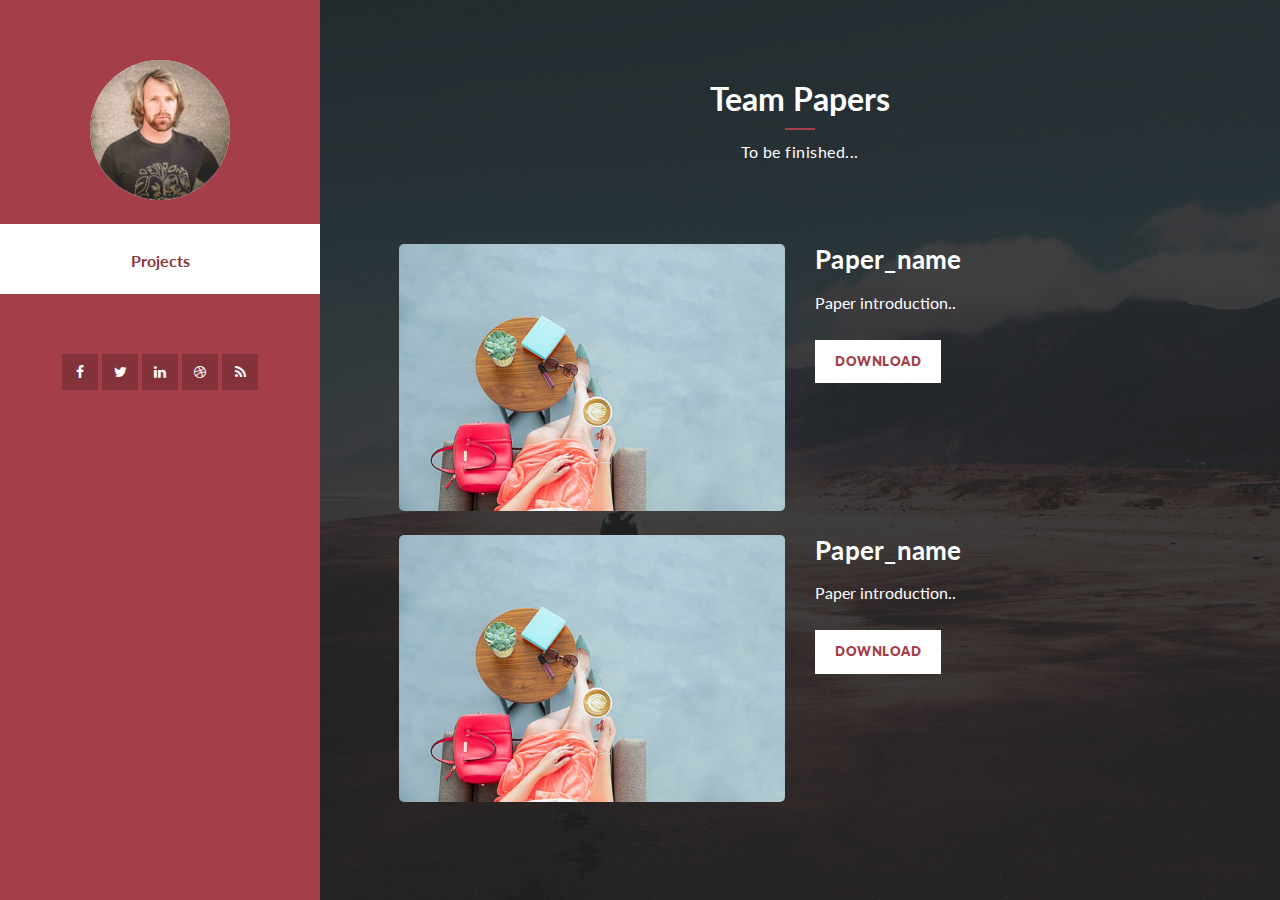
<file: paper.html>
<!DOCTYPE html>
<html lang="en">
<head>
<meta charset="utf-8">
<meta name="viewport" content="width=device-width, initial-scale=1, shrink-to-fit=no">
<meta name="description" content="">
<meta name="author" content="">
<link href="https://fonts.useso.com/css?family=Lato:100,300,400,700,900" rel="stylesheet">
<title>Our Papers</title>
<!-- Bootstrap core CSS -->
<link href="vendor/bootstrap/css/bootstrap.min.css" rel="stylesheet">

<!-- Additional CSS Files -->
<link rel="stylesheet" href="assets/css/fontawesome.css">
<link rel="stylesheet" href="assets/css/templatemo-style.css">
<link rel="stylesheet" href="assets/css/owl.css">
<link rel="stylesheet" href="assets/css/lightbox.css">

</head>
<body>

<div id="page-wraper">

<!--header-->
<header class="main-header clearfix" role="header">
  <div class="container">
	<div class="image">
	  <img src="assets/images/author-image.jpg" alt="">
	</div>
    <br>
	<nav class="main-nav" role="navigation">
	  <ul class="main-menu">
<!--		<li><a href="#Profile">Profile</a></li>-->
<!--		<li><a href="#Publications">Publications</a></li>-->
<!--		<li><a href="#Patent">Patent</a></li>-->
<!--		<li><a href="#Students">Students</a></li>-->
          <li><a href="#Projects">Projects</a></li>
	  </ul>
	</nav>
	<div class="social-network">
	  <ul class="soial-icons">
		<li><a href="#"><i class="fa fa-facebook"></i></a></li>
		<li><a href="#"><i class="fa fa-twitter"></i></a></li>
		<li><a href="#"><i class="fa fa-linkedin"></i></a></li>
		<li><a href="#"><i class="fa fa-dribbble"></i></a></li>
		<li><a href="#"><i class="fa fa-rss"></i></a></li>
	  </ul>
	</div>

  </div>
</header>

<!-- Sidebar Menu -->
<div class="responsive-nav">
  <i class="fa fa-bars" id="menu-toggle"></i>
  <div id="menu" class="menu">
	<i class="fa fa-times" id="menu-close"></i>
	<div class="container">
	  <div class="image">
		<img src="assets/images/author-image.jpg" alt="">
	  </div>
	  <div class="author-content">
		<h4>Reflux Me</h4>
		<span>Web Designer</span>
	  </div>
	  <nav class="main-nav" role="navigation">
		<ul class="main-menu">
<!--		  <li><a href="#Profile">Profile</a></li>-->
<!--		  <li><a href="#Publications">Publications</a></li>-->
<!--		  <li><a href="#Patent">Member_Info</a></li>-->
<!--		  <li><a href="#Students">Students</a></li>-->
            <li><a href="#Projects">Projects</a></li>
		</ul>
	  </nav>
	  <div class="social-network">
		<ul class="soial-icons">
		  <li><a href="#"><i class="fa fa-facebook"></i></a></li>
		  <li><a href="#"><i class="fa fa-twitter"></i></a></li>
		  <li><a href="#"><i class="fa fa-linkedin"></i></a></li>
		  <li><a href="#"><i class="fa fa-dribbble"></i></a></li>
		  <li><a href="#"><i class="fa fa-rss"></i></a></li>
		</ul>
	  </div>
	  <div class="copyright-text">
		<p>Copyright 2019 Reflux Design(meant to be deleted..)</p>
	  </div>
	</div>
  </div>
</div>



<section class="section contact-me" data-section="Projects">
  <div class="container">
	<div class="section-heading">
	  <h2>Team Papers</h2>
	  <div class="line-dec"></div>
	  <span>To be finished...</span>
	</div>
    <div class="left-image-post">
	  <div class="row">      
		<div class="col-md-6">
		  <div class="left-image">
			<img src="assets/images/left-image.jpg" alt="">
		  </div>
		</div>
		<div class="col-md-6">
		  <div class="right-text">
			<h4>Paper_name</h4>
                <p style="word-break: break-wrod;">Paper introduction..</p>
			<div class="white-button">
			  <a href="#" download="">download</a>
			</div>
		  </div>
		</div>
	  </div>
  </div>
  <br>
  <div class="left-image-post">
	  <div class="row">      
		<div class="col-md-6">
		  <div class="left-image">
			<img src="assets/images/left-image.jpg" alt="">
		  </div>
		</div>
		<div class="col-md-6">
		  <div class="right-text">
			<h4>Paper_name</h4>
			<p>Paper introduction..</p>
			<div class="white-button">
			  <a href="#" download="">download</a>
			</div>
		  </div>
		</div>
	  </div>
  </div>
</section>

</div>



<!-- Scripts -->
<!-- Bootstrap core JavaScript -->
<script src="vendor/jquery/jquery.min.js"></script>
<script src="vendor/bootstrap/js/bootstrap.bundle.min.js"></script>

<script src="assets/js/isotope.min.js"></script>

<script src="assets/js/owl-carousel.js"></script>
<script src="assets/js/lightbox.js"></script>
<script src="assets/js/custom.js"></script>
<script>
	//according to loftblog tut
	$('.main-menu li:first').addClass('active');

	var showSection = function showSection(section, isAnimate) {
	  var
	  direction = section.replace(/#/, ''),
	  reqSection = $('.section').filter('[data-section="' + direction + '"]'),
	  reqSectionPos = reqSection.offset().top - 0;

	  if (isAnimate) {
		$('body, html').animate({
		  scrollTop: reqSectionPos },
		800);
	  } else {
		$('body, html').scrollTop(reqSectionPos);
	  }

	};

	var checkSection = function checkSection() {
	  $('.section').each(function () {
		var
		$this = $(this),
		topEdge = $this.offset().top - 80,
		bottomEdge = topEdge + $this.height(),
		wScroll = $(window).scrollTop();
		if (topEdge < wScroll && bottomEdge > wScroll) {
		  var
		  currentId = $this.data('section'),
		  reqLink = $('a').filter('[href*=\\#' + currentId + ']');
		  reqLink.closest('li').addClass('active').
		  siblings().removeClass('active');
		}
	  });
	};

	$('.main-menu').on('click', 'a', function (e) {
	  e.preventDefault();
	  showSection($(this).attr('href'), true);
	});

	$(window).scroll(function () {
	  checkSection();
	});
</script>

</body>
</html>
</file>
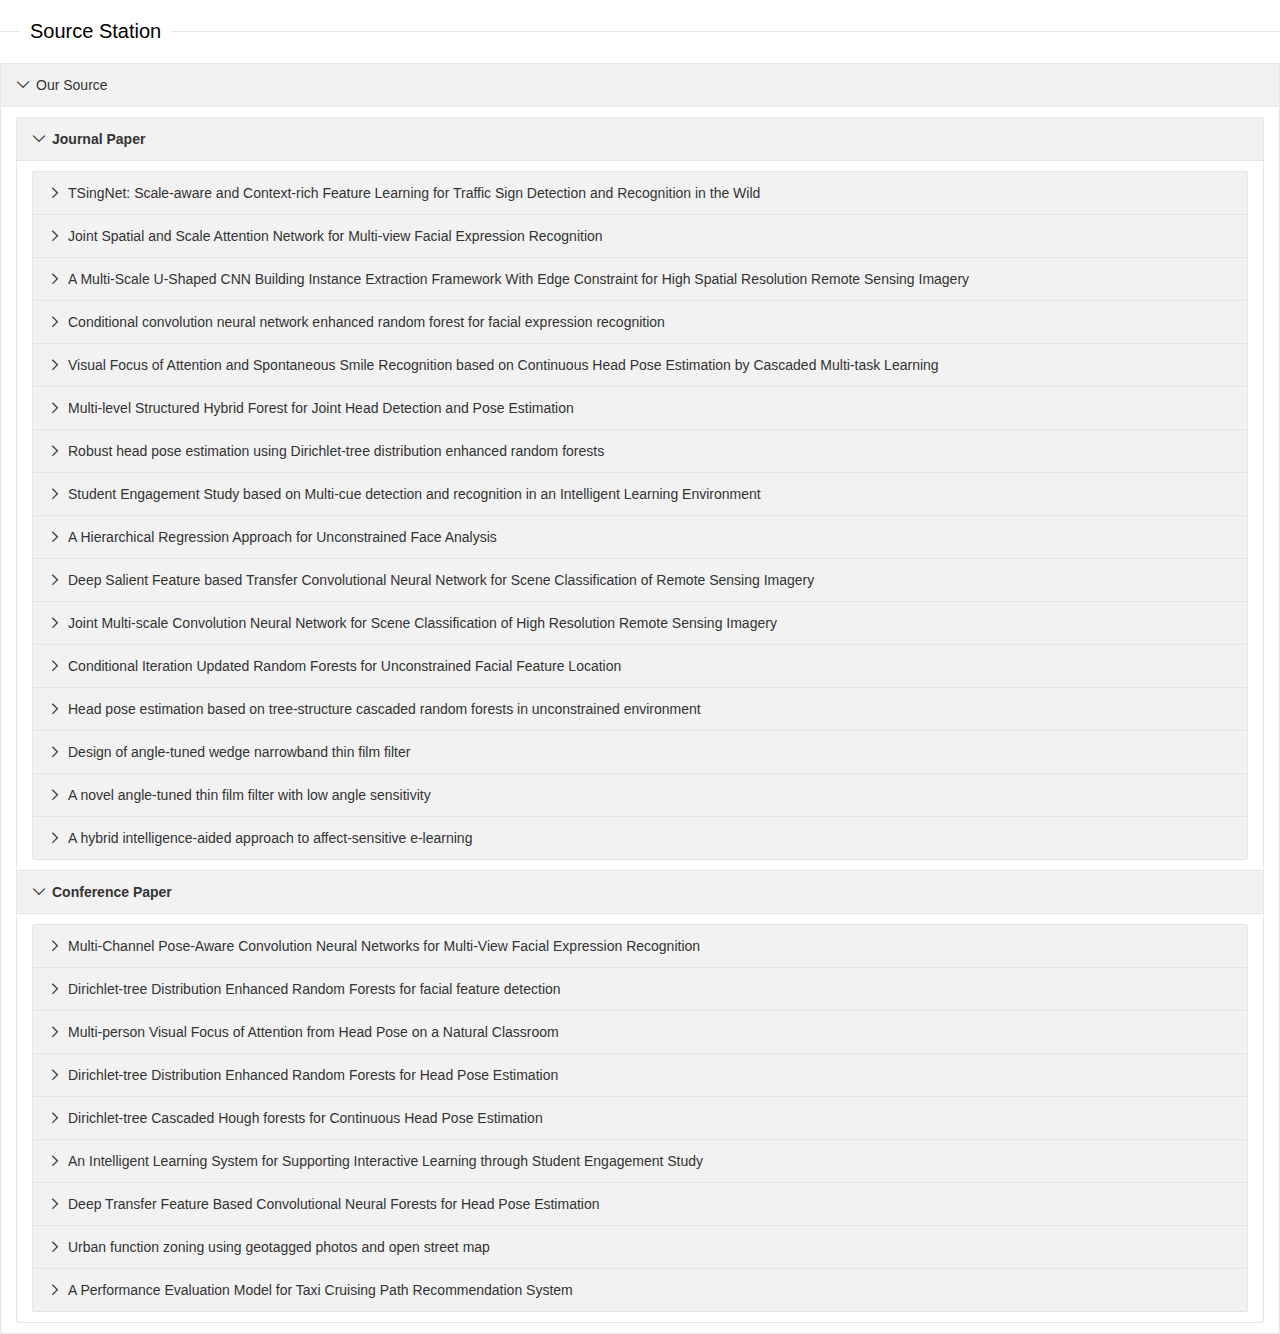
<file: source.html>
<!DOCTYPE html>
<html>
<head>
    <meta charset="utf-8">
    <title>Lyy CV-Lab</title>
    <meta name="renderer" content="webkit">
    <meta http-equiv="X-UA-Compatible" content="IE=edge,chrome=1">
    <meta name="viewport" content="width=device-width, initial-scale=1, maximum-scale=1">
    <link rel="stylesheet" href="layui/css/layui.css"  media="all">
    <!-- 注意：如果你直接复制所有代码到本地，上述css路径需要改成你本地的 -->
</head>
<body>

<fieldset class="layui-elem-field layui-field-title" style="margin-top: 20px;">
    <legend>Source Station</legend>
</fieldset>
<div class="layui-collapse" lay-filter="test">
    <div class="layui-colla-item">
        <h2 class="layui-colla-title">Our Source</h2>
        <div class="layui-colla-content layui-show">
            <div class="layui-collapse" lay-filter="test">
                <div class="layui-colla-item">

                    <h2 class="layui-colla-title"><b>Journal Paper</b></h2>
                    <div class="layui-colla-content layui-show">
                        <div class="layui-collapse" lay-filter="test">
                            <!--   一篇论文                         -->
                            <div class="layui-colla-item">
                                <h2 class="layui-colla-title">TSingNet: Scale-aware and Context-rich Feature Learning for Traffic Sign Detection and Recognition in the Wild</h2>
                                <div class="layui-colla-content">
                                    · Yuanyuan Liu, Jiyao Peng, Jing-Hao Xue, Yongquan Chen, Zhang-Hua Fu
                                    <br>
                                    · Neurocomputing, 2020. (Revision).
                                    <br>
                                    <a href="Paper\Journal Paper\01.pdf" download="TSingNet etc"><h5 style="color: #0000FF">[paper]</h5></a>
                                    <table border="1">
                                        <tr>
                                            <td><img src="images\Journal Paper\01\01-fig1.jpg" style="width: 400px"></td>
                                            <td><img src="images\Journal Paper\01\01-fig2.jpg" style="width: 400px"></td>
                                        </tr>
                                    </table>
                                </div>
                            </div>

                            <!--   一篇论文                         -->
                            <div class="layui-colla-item">
                                <h2 class="layui-colla-title">Joint Spatial and Scale Attention Network for Multi-view Facial Expression Recognition</h2>
                                <div class="layui-colla-content">
                                    · Yuanyuan Liu, Jiyao Peng, Jiabei Zeng, Shiguang Shan
                                    <br>
                                    · IEEE Transaction on Image Processing (TIP), 2019. (Revision).
                                    <br>
                                    <a href="Paper\Journal Paper\02.pdf" download="Joint Spatial etc"><h5 style="color: #0000FF">[paper]</h5></a>
                                    <table border="1">
                                        <tr>
                                            <td><img src="images\Journal Paper\02\02-fig1.jpg" style="width: 400px"></td>
                                            <td><img src="images\Journal Paper\02\02-fig2.jpg" style="width: 400px"></td>
                                        </tr>
                                    </table>
                                </div>
                            </div>

                            <!--   一篇论文                         -->
                            <div class="layui-colla-item">
                                <h2 class="layui-colla-title">A Multi-Scale U-Shaped CNN Building Instance Extraction Framework With Edge Constraint for High Spatial Resolution Remote Sensing Imagery</h2>
                                <div class="layui-colla-content">
                                    · Yuanyuan Liu, Dingyuan Chen, Ailong Ma, Yanfei Zhong, Fang Fang, Kai Xu
                                    <br>
                                    · IEEE Transaction on Geosciences and Remote Sensing (TGRS), 2020, 10.1109/TGRS.2020.3022410.
                                    <br>
                                    <a href="Paper\Journal Paper\03.pdf" download="A Multi-Scale U-Shaped CNN etc"><h5 style="color: #0000FF">[paper]</h5></a>
                                </div>
                            </div>

                            <!--   一篇论文                         -->
                            <div class="layui-colla-item">
                                <h2 class="layui-colla-title">Conditional convolution neural network enhanced random forest for facial expression recognition</h2>
                                <div class="layui-colla-content">
                                    · Yuanyuan Liu, Xiaohui Yuan, Xi Gong, Zhong Xie, Fang Fang, Zhongwen Luo
                                    <br>
                                    · Pattern Recognition, Volume 84, 2018, Pages 251-261.
                                    <br>
                                    <a href="Paper\Journal Paper\04.pdf" download="Conditional convolution neural network etc"><h5 style="color: #0000FF">[paper]</h5></a>
                                    <table border="1">
                                        <tr>
                                            <td><img src="images\Journal Paper\04\04-4.jpg" style="width: 400px"></td>
                                            <td><img src="images\Journal Paper\04\04-5.jpg" style="width: 400px"></td>
                                        </tr>
                                        <tr>
                                            <td><img src="images\Journal Paper\04\04-6.jpg" style="width: 400px"></td>
                                            <td><img src="images\Journal Paper\04\04-7.jpg" style="width: 400px"></td>
                                        </tr>
                                    </table>
                                </div>
                            </div>

                            <!--   一篇论文                         -->
                            <div class="layui-colla-item">
                                <h2 class="layui-colla-title">Visual Focus of Attention and Spontaneous Smile Recognition based on Continuous Head Pose Estimation by Cascaded Multi-task Learning</h2>
                                <div class="layui-colla-content">
                                    · Yuanyuan Liu, Xinmei Li, Mulan Zhang, Fang Fang, Zhizhong Zeng
                                    <br>
                                    · International Journal of Pattern Recognition and Artificial Intelligence, 2018, accepted..
                                    <br>
                                    <a href="Paper\Journal Paper\05.pdf" download="Visual Focus of Attention etc"><h5 style="color: #0000FF">[paper]</h5></a>
                                    <table border="1">
                                        <tr>
                                            <td><img src="images\Journal Paper\05\05-3.jpg" style="width: 400px"></td>
                                            <td><img src="images\Journal Paper\05\05-4.jpg" style="width: 400px"></td>
                                        </tr>
                                    </table>
                                </div>
                            </div>

                            <!--   一篇论文                         -->
                            <div class="layui-colla-item">
                                <h2 class="layui-colla-title">Multi-level Structured Hybrid Forest for Joint Head Detection and Pose Estimation</h2>
                                <div class="layui-colla-content">
                                    · Yuanyuan Liu, Zhong Xie, Xiaohui Yuan, Jingying Chen, Wu Song
                                    <br>
                                    · Neurocomputing, 266(11), 206-215 2017.
                                    <br>
                                    <a href="Paper\Journal Paper\06.pdf" download="Multi-level Structured Hybrid Forest etc"><h5 style="color: #0000FF">[paper]</h5></a>
                                    <table border="1">
                                        <tr>
                                            <td><img src="images\Journal Paper\06\06-4.jpg" style="width: 400px"></td>
                                            <td><img src="images\Journal Paper\06\06-5.jpg" style="width: 400px"></td>
                                        </tr>
                                    </table>
                                </div>
                            </div>

                            <!--   一篇论文                         -->
                            <div class="layui-colla-item">
                                <h2 class="layui-colla-title">Robust head pose estimation using Dirichlet-tree distribution enhanced random forests</h2>
                                <div class="layui-colla-content">
                                    · Yuanyuan Liu, Jingying Chen, Zhiming Su, et al.
                                    <br>
                                    · Neurocomputing, 2016, 173: 42-53.
                                    <br>
                                    <a href="Paper\Journal Paper\07.pdf" download="Robust head pose estimation etc"><h5 style="color: #0000FF">[paper]</h5></a>
                                    <table border="1">
                                        <tr>
                                            <td><img src="images\Journal Paper\07\07-1.jpg" style="width: 400px"></td>
                                            <td><img src="images\Journal Paper\07\07-3.jpg" style="width: 400px"></td>
                                        </tr>
                                    </table>
                                </div>
                            </div>

                            <!--   一篇论文                         -->
                            <div class="layui-colla-item">
                                <h2 class="layui-colla-title">Student Engagement Study based on Multi-cue detection and recognition in an Intelligent Learning Environment</h2>
                                <div class="layui-colla-content">
                                    · Yuanyuan Liu, Jingying Chen, Mulan Zhang, Chuan Rao
                                    <br>
                                    · Multimedia tools and applications, 2018, 1-27.
                                    <br>
                                    <a href="Paper\Journal Paper\08.pdf" download="Student Engagement Study etc"><h5 style="color: #0000FF">[paper]</h5></a>
                                    <table border="1">
                                        <tr>
                                            <td><img src="images\Journal Paper\08\08-1.jpg" style="width: 400px"></td>
                                            <td><img src="images\Journal Paper\08\08-2.jpg" style="width: 400px"></td>
                                        </tr>
                                    </table>
                                </div>
                            </div>

                            <!--   一篇论文                         -->
                            <div class="layui-colla-item">
                                <h2 class="layui-colla-title">A Hierarchical Regression Approach for Unconstrained Face Analysis</h2>
                                <div class="layui-colla-content">
                                    · Yuanyuan Liu, Jingying Chen, Cunjie Shan, Zhiming Su, Pei Cai
                                    <br>
                                    · International Journal of Pattern Recognition and Artificial Intelligence, 2015, Vol. 29, No.
                                    <br>
                                    <a href="Paper\Journal Paper\09.pdf" download="A Hierarchical Regression Approach etc"><h5 style="color: #0000FF">[paper]</h5></a>
                                    <table border="1">
                                        <tr>
                                            <td><img src="images\Journal Paper\09\09-1.jpg" style="width: 400px"></td>
                                            <td><img src="images\Journal Paper\09\09-2.jpg" style="width: 400px"></td>
                                        </tr>
                                    </table>
                                </div>
                            </div>

                            <!--   一篇论文                         -->
                            <div class="layui-colla-item">
                                <h2 class="layui-colla-title">Deep Salient Feature based Transfer Convolutional Neural Network for Scene Classification of Remote Sensing Imagery</h2>
                                <div class="layui-colla-content">
                                    · Xi Gong, Zhong Xie, Yuanyuan Liu, Zhuo Zheng
                                    <br>
                                    · Remote Sensing 2018, 10(3), 410.
                                    <br>
                                    <a href="Paper\Journal Paper\10.pdf" download="Deep Salient Feature etc"><h5 style="color: #0000FF">[paper]</h5></a>
                                    <table border="1">
                                        <tr>
                                            <td><img src="images\Journal Paper\10\10-1.jpg" style="width: 400px"></td>
                                            <td><img src="images\Journal Paper\10\10-2.jpg" style="width: 400px"></td>
                                        </tr>
                                    </table>
                                </div>
                            </div>

                            <!--   一篇论文                         -->
                            <div class="layui-colla-item">
                                <h2 class="layui-colla-title">Joint Multi-scale Convolution Neural Network for Scene Classification of High Resolution Remote Sensing Imagery</h2>
                                <div class="layui-colla-content">
                                    · Zhuo Zheng, Fang Fang, Yuanyuan Liu, Gong Xi, Guo Mingqiang, Luo Zhongwen
                                    <br>
                                    · Acta Geodaetica et Cartographica Sinica, 2018, 47(5): 620-630. (in Chinese)
                                    <br>
                                    <a href="Paper\Journal Paper\11.pdf" download="Joint Multi-scale Convolution Neural Network etc"><h5 style="color: #0000FF">[paper]</h5></a>
                                    <table border="1">
                                        <tr>
                                            <td><img src="images\Journal Paper\11\11-1.jpg" style="width: 400px"></td>
                                            <td><img src="images\Journal Paper\11\11-2.jpg" style="width: 400px"></td>
                                        </tr>
                                    </table>
                                </div>
                            </div>

                            <!--   一篇论文                         -->
                            <div class="layui-colla-item">
                                <h2 class="layui-colla-title">Conditional Iteration Updated Random Forests for Unconstrained Facial Feature Location</h2>
                                <div class="layui-colla-content">
                                    · Yuanyuan Liu, Zhong Xie, Shunping Zhou, Zheng Liu, Weiming Wang, Xiuping Liu, Wei Rao
                                    <br>
                                    · Journal of computer aided design and graphics, Vol.29, No.10, 1881-1890 , 2017. (in Chinese)
                                    <br>
                                    <a href="Paper\Journal Paper\12.pdf" download="Joint Multi-scale Convolution Neural Network etc"><h5 style="color: #0000FF">[paper]</h5></a>
                                    <table border="1">
                                        <tr>
                                            <td><img src="images\Journal Paper\12\12-1.jpg" style="width: 400px"></td>
                                            <td><img src="images\Journal Paper\12\12-2.jpg" style="width: 400px"></td>
                                        </tr>
                                    </table>
                                </div>
                            </div>

                            <!--   一篇论文                         -->
                            <div class="layui-colla-item">
                                <h2 class="layui-colla-title">Head pose estimation based on tree-structure cascaded random forests in unconstrained environment</h2>
                                <div class="layui-colla-content">
                                    · Yuanyuan Liu, Chen Jingying, Yu Kan, et al.
                                    <br>
                                    · Journal of Electron and Information Technology, 2015, 37(3): 543-551. (in Chinese)
                                    <br>
                                    <a href="Paper\Journal Paper\13.pdf" download="Head pose estimation etc"><h5 style="color: #0000FF">[paper]</h5></a>
                                    <table border="1">
                                        <tr>
                                            <td><img src="images\Journal Paper\13\13-1.jpg" style="width: 400px"></td>
                                            <td><img src="images\Journal Paper\13\13-2.jpg" style="width: 400px"></td>
                                        </tr>
                                    </table>
                                </div>
                            </div>

                            <!--   一篇论文                         -->
                            <div class="layui-colla-item">
                                <h2 class="layui-colla-title">Design of angle-tuned wedge narrowband thin film filter</h2>
                                <div class="layui-colla-content">
                                    · Kan Yu, Yuanyuan Liu, Jiaqi Bao, et al.
                                    <br>
                                    · Optics & Laser Technology, 2014, 56(1):71–75.
                                    <br>
                                    <a href="Paper\Journal Paper\14.pdf" download="Design of angle-tuned wedge narrowband thin film filter"><h5 style="color: #0000FF">[paper]</h5></a>
                                    <table border="1">
                                        <tr>
                                            <td><img src="images\Journal Paper\14\14-1.jpg" style="width: 400px"></td>
                                        </tr>
                                    </table>
                                </div>
                            </div>

                            <!--   一篇论文                         -->
                            <div class="layui-colla-item">
                                <h2 class="layui-colla-title">A novel angle-tuned thin film filter with low angle sensitivity</h2>
                                <div class="layui-colla-content">
                                    · Kan Yu, Yuanyuan Liu, J Yin, et al.
                                    <br>
                                    · Optics & Laser Technology, 2015, 68:141–145.
                                    <br>
                                    <a href="Paper\Journal Paper\15.pdf" download="A novel angle-tuned thin film filter etc"><h5 style="color: #0000FF">[paper]</h5></a>
                                    <table border="1">
                                        <tr>
                                            <td><img src="images\Journal Paper\15\15-4.jpg" style="width: 400px"></td>
                                            <td><img src="images\Journal Paper\15\15-5.jpg" style="width: 400px"></td>
                                        </tr>
                                        <tr>
                                            <td><img src="images\Journal Paper\15\15-6.jpg" style="width: 400px"></td>
                                            <td><img src="images\Journal Paper\15\15-7.jpg" style="width: 400px"></td>
                                        </tr>
                                    </table>
                                </div>
                            </div>

                            <!--   一篇论文                         -->
                            <div class="layui-colla-item">
                                <h2 class="layui-colla-title">A hybrid intelligence-aided approach to affect-sensitive e-learning</h2>
                                <div class="layui-colla-content">
                                    · Jingying Chen, Nan Luo, Yuanyuan Liu, Leyuan Liu, Kun Zhang, Joanna Kolodziej
                                    <br>
                                    · Computing, Springer, 2014.
                                    <br>
                                    <a href="Paper\Journal Paper\16.pdf" download="A novel angle-tuned thin film filter etc"><h5 style="color: #0000FF">[paper]</h5></a>
                                    <table border="1">
                                        <tr>
                                            <td><img src="images\Journal Paper\16\16-1.jpg" style="width: 400px"></td>
                                            <td><img src="images\Journal Paper\16\16-2.jpg" style="width: 400px"></td>
                                        </tr>
                                    </table>
                                </div>
                            </div>



                        </div>
                    </div>
                </div>

                <div class="layui-colla-item">

                    <h2 class="layui-colla-title"><b>Conference Paper</b></h2>
                    <div class="layui-colla-content layui-show">
                        <div class="layui-collapse" lay-filter="test">

                            <!--   一篇论文                         -->
                            <div class="layui-colla-item">
                                <h2 class="layui-colla-title">Multi-Channel Pose-Aware Convolution Neural Networks for Multi-View Facial Expression Recognition</h2>
                                <div class="layui-colla-content">
                                    · Yuanyuan. Liu, Jiabei. Zeng, Shiguang. Shan, Zuo. Zheng
                                    <br>
                                    · Proceeding of 13th IEEE International Conference on Automatic Face & Gesture Recognition (FG), 2018: 458-464.
                                    <br>
                                    <a href="Paper\Conference Paper\01.pdf" download="Multi-Channel etc"><h5 style="color: #0000FF">[paper]</h5></a>
                                    <table border="1">
                                        <tr>
                                            <td><img src="images\Conference Paper\01\01-1.jpg" style="width: 400px"></td>
                                            <td><img src="images\Conference Paper\01\01-2.jpg" style="width: 400px"></td>
                                        </tr>
                                        <tr>
                                            <td><img src="images\Conference Paper\01\01-3.jpg" style="width: 400px"></td>
                                            <td><img src="images\Conference Paper\01\01-4.jpg" style="width: 400px"></td>
                                        </tr>
                                    </table>
                                </div>
                            </div>

                            <!--   一篇论文                         -->
                            <div class="layui-colla-item">
                                <h2 class="layui-colla-title">Dirichlet-tree Distribution Enhanced Random Forests for facial feature detection</h2>
                                <div class="layui-colla-content">
                                    · Yuanyuan Liu, Jingying Chen, Cunjie Shan
                                    <br>
                                    · IEEE International Conference on Image Processing (ICIP), 2014: 234-238.
                                    <br>
                                    <a href="Paper\Conference Paper\02.pdf" download="Dirichlet-tree etc"><h5 style="color: #0000FF">[paper]</h5></a>
                                    <table border="1">
                                        <tr>
                                            <td><img src="images\Conference Paper\02\02-1.jpg" style="width: 400px"></td>
                                            <td><img src="images\Conference Paper\02\02-2.jpg" style="width: 400px"></td>
                                            <td><img src="images\Conference Paper\02\02-3.jpg" style="width: 400px"></td>
                                        </tr>
                                        <tr>
                                            <td><img src="images\Conference Paper\02\02-4.jpg" style="width: 400px"></td>
                                            <td><img src="images\Conference Paper\02\02-5.jpg" style="width: 400px"></td>
                                            <td><img src="images\Conference Paper\02\02-8.jpg" style="width: 400px"></td>
                                        </tr>
                                    </table>
                                </div>
                            </div>

                            <!--   一篇论文                         -->
                            <div class="layui-colla-item">
                                <h2 class="layui-colla-title">Multi-person Visual Focus of Attention from Head Pose on a Natural Classroom</h2>
                                <div class="layui-colla-content">
                                    · Yuanyuan Liu, Leyuan Liu, Jingying Chen, et al.
                                    <br>
                                    · International Conference on Pattern Recognition Applications and Methods (ICPRAM), 2016: 205-213.
                                    <br>
                                    <a href="Paper\Conference Paper\03.pdf" download="Multi-person Visual etc"><h5 style="color: #0000FF">[paper]</h5></a>
<!--                                    <table border="1">-->
<!--                                        <tr>-->
<!--                                            <td><img src="images\Conference Paper\02\02-1.jpg" style="width: 400px"></td>-->
<!--                                            <td><img src="images\Conference Paper\02\02-2.jpg" style="width: 400px"></td>-->
<!--                                            <td><img src="images\Conference Paper\02\02-3.jpg" style="width: 400px"></td>-->
<!--                                        </tr>-->
<!--                                        <tr>-->
<!--                                            <td><img src="images\Conference Paper\02\02-4.jpg" style="width: 400px"></td>-->
<!--                                            <td><img src="images\Conference Paper\02\02-5.jpg" style="width: 400px"></td>-->
<!--                                            <td><img src="images\Conference Paper\02\02-8.jpg" style="width: 400px"></td>-->
<!--                                        </tr>-->
<!--                                    </table>-->
                                </div>
                            </div>

                            <!--   一篇论文                         -->
                            <div class="layui-colla-item">
                                <h2 class="layui-colla-title">Dirichlet-tree Distribution Enhanced Random Forests for Head Pose Estimation</h2>
                                <div class="layui-colla-content">
                                    · Yuanyuan Liu, Jingying Chen, Leyuan Liu, Yujiao Gong, Nan Luo
                                    <br>
                                    · International Conference on Pattern Recognition Applications and Methods (ICPRAM), 2014: 87-95.
                                    <br>
                                    <a href="Paper\Conference Paper\04.pdf" download="Dirichlet-tree etc"><h5 style="color: #0000FF">[paper]</h5></a>
                                    <table border="1">
                                        <tr>
                                            <td><img src="images\Conference Paper\04\04-1.jpg" style="width: 400px"></td>
                                            <td><img src="images\Conference Paper\04\04-2.jpg" style="width: 400px"></td>
                                        </tr>
                                    </table>
                                </div>
                            </div>

                            <!--   一篇论文                         -->
                            <div class="layui-colla-item">
                                <h2 class="layui-colla-title">Dirichlet-tree Cascaded Hough forests for Continuous Head Pose Estimation</h2>
                                <div class="layui-colla-content">
                                    · Yuanyuan Liu, Jingying Chen, Haiqing Chen
                                    <br>
                                    · The IEEE The 7th International Congress on Image and Signal Processing (CISP), 2014: 554-559.
                                    <br>
                                    <a href="Paper\Conference Paper\05.pdf" download="Dirichlet-tree etc"><h5 style="color: #0000FF">[paper]</h5></a>
                                    <table border="1">
                                        <tr>
                                            <td><img src="images\Conference Paper\05\05-1.jpg" style="width: 400px"></td>
                                            <td><img src="images\Conference Paper\05\05-2.jpg" style="width: 400px"></td>
                                        </tr>
                                        <tr>
                                            <td><img src="images\Conference Paper\05\05-3.jpg" style="width: 400px"></td>
                                            <td><img src="images\Conference Paper\05\05-4.jpg" style="width: 400px"></td>
                                        </tr>
                                    </table>
                                </div>
                            </div>

                            <!--   一篇论文                         -->
                            <div class="layui-colla-item">
                                <h2 class="layui-colla-title">An Intelligent Learning System for Supporting Interactive Learning through Student Engagement Study</h2>
                                <div class="layui-colla-content">
                                    · Yuanyuan Liu, Zhong Xie, Jingying Chen
                                    <br>
                                    · 12th International Conference on Natural Computation, Fuzzy Systems and Knowledge Discovery (ICNC-FSKD), 2016: 498-503.
                                    <br>
                                    <a href="Paper\Conference Paper\06.pdf" download="An Intelligent etc"><h5 style="color: #0000FF">[paper]</h5></a>
                                    <table border="1">
                                        <tr>
                                            <td><img src="images\Conference Paper\06\06-1.jpg" style="width: 400px"></td>
                                            <td><img src="images\Conference Paper\06\06-2.jpg" style="width: 400px"></td>
                                        </tr>
                                        <tr>
                                            <td><img src="images\Conference Paper\06\06-3.jpg" style="width: 400px"></td>
                                            <td><img src="images\Conference Paper\06\06-5.jpg" style="width: 400px"></td>
                                        </tr>
                                    </table>
                                </div>
                            </div>

                            <!--   一篇论文                         -->
                            <div class="layui-colla-item">
                                <h2 class="layui-colla-title">Deep Transfer Feature Based Convolutional Neural Forests for Head Pose Estimation</h2>
                                <div class="layui-colla-content">
                                    · Yuanyuan Liu, Zhong Xie, Xi Gong, Fang Fang
                                    <br>
                                    · Pacific-Rim Symposium on Image and Video Technology (PRSIVT), Springer, Cham, 2017: 5-16.
                                    <br>
                                    <a href="Paper\Conference Paper\07.pdf" download="Deep Transfer Feature etc"><h5 style="color: #0000FF">[paper]</h5></a>
                                    <table border="1">
                                        <tr>
                                            <td><img src="images\Conference Paper\07\07-1.jpg" style="width: 400px"></td>
                                            <td><img src="images\Conference Paper\07\07-2.jpg" style="width: 400px"></td>
                                        </tr>
                                    </table>
                                </div>
                            </div>

                            <!--   一篇论文                         -->
                            <div class="layui-colla-item">
                                <h2 class="layui-colla-title">Urban function zoning using geotagged photos and open street map</h2>
                                <div class="layui-colla-content">
                                    · Lu Wang, Fang Fang, Xiaohui Yuan, Yuanyuan Liu, Zhongwen Luo
                                    <br>
                                    · IEEE Geoscience and Remote Sensing Symposium (IGRSS), 2017: 815-818.
                                    <br>
                                    <a href="Paper\Conference Paper\08.pdf" download="Urban function zoning etc"><h5 style="color: #0000FF">[paper]</h5></a>
                                    <table border="1">
                                        <tr>
                                            <td><img src="images\Conference Paper\08\08-1.jpg" style="width: 400px"></td>
                                            <td><img src="images\Conference Paper\08\08-2.jpg" style="width: 400px"></td>
                                        </tr>
                                        <tr>
                                            <td><img src="images\Conference Paper\08\08-3.jpg" style="width: 400px"></td>
                                            <td><img src="images\Conference Paper\08\08-4.jpg" style="width: 400px"></td>
                                        </tr>
                                    </table>
                                </div>
                            </div>

                            <!--   一篇论文                         -->
                            <div class="layui-colla-item">
                                <h2 class="layui-colla-title">A Performance Evaluation Model for Taxi Cruising Path Recommendation System</h2>
                                <div class="layui-colla-content">
                                    · Huiming Lv, Fang Fang, Yishi Zhao, Yuanyuan Liu, Zhongwen Luo
                                    <br>
                                    · Pacific-Asia Conference on Knowledge Discovery and Data Mining (PACKDD) , 2017, 156-167.
                                    <br>
                                    <a href="Paper\Conference Paper\09.pdf" download="A Performance Evaluation Model etc"><h5 style="color: #0000FF">[paper]</h5></a>
                                    <table border="1">
                                        <tr>
                                            <td><img src="images\Conference Paper\09\09-1.jpg" style="width: 300px"></td>
                                            <td><img src="images\Conference Paper\09\09-2.jpg" style="width: 300px"></td>
                                            <td><img src="images\Conference Paper\09\09-3.jpg" style="width: 300px"></td>
                                            <td><img src="images\Conference Paper\09\09-4.jpg" style="width: 300px"></td>
                                        </tr>
                                        <tr>
                                            <td><img src="images\Conference Paper\09\09-5.jpg" style="width: 300px"></td>
                                            <td><img src="images\Conference Paper\09\09-6.jpg" style="width: 300px"></td>
                                            <td><img src="images\Conference Paper\09\09-7.jpg" style="width: 300px"></td>
                                            <td><img src="images\Conference Paper\09\09-8.jpg" style="width: 300px"></td>
                                        </tr>
                                    </table>
                                </div>
                            </div>

                        </div>
                    </div>
                </div>

            </div>
        </div>
    </div>

</div>




<script src="layui/layui.js" charset="utf-8"></script>
<!-- 注意：如果你直接复制所有代码到本地，上述js路径需要改成你本地的 -->
<script>
    layui.use(['element', 'layer'], function(){
        var element = layui.element();
        var layer = layui.layer;

        //监听折叠
        element.on('collapse(test)', function(data){
            layer.msg('展开状态：'+ data.show);
        });
    });
</script>

</body>
</html>
</file>
<file: layui/css/layui.css>
/** layui-v2.5.7 MIT License */
 .layui-inline,img{display:inline-block;vertical-align:middle}h1,h2,h3,h4,h5,h6{font-weight:400}.layui-edge,.layui-header,.layui-inline,.layui-main{position:relative}.layui-body,.layui-edge,.layui-elip{overflow:hidden}.layui-btn,.layui-edge,.layui-inline,img{vertical-align:middle}.layui-btn,.layui-disabled,.layui-icon,.layui-unselect{-moz-user-select:none;-webkit-user-select:none;-ms-user-select:none}.layui-elip,.layui-form-checkbox span,.layui-form-pane .layui-form-label{text-overflow:ellipsis;white-space:nowrap}.layui-breadcrumb,.layui-tree-btnGroup{visibility:hidden}blockquote,body,button,dd,div,dl,dt,form,h1,h2,h3,h4,h5,h6,input,li,ol,p,pre,td,textarea,th,ul{margin:0;padding:0;-webkit-tap-highlight-color:rgba(0,0,0,0)}a:active,a:hover{outline:0}img{border:none}li{list-style:none}table{border-collapse:collapse;border-spacing:0}h4,h5,h6{font-size:100%}button,input,optgroup,option,select,textarea{font-family:inherit;font-size:inherit;font-style:inherit;font-weight:inherit;outline:0}pre{white-space:pre-wrap;white-space:-moz-pre-wrap;white-space:-pre-wrap;white-space:-o-pre-wrap;word-wrap:break-word}body{line-height:24px;font:14px Helvetica Neue,Helvetica,PingFang SC,Tahoma,Arial,sans-serif}hr{height:1px;margin:10px 0;border:0;clear:both}a{color:#333;text-decoration:none}a:hover{color:#777}a cite{font-style:normal;*cursor:pointer}.layui-border-box,.layui-border-box *{box-sizing:border-box}.layui-box,.layui-box *{box-sizing:content-box}.layui-clear{clear:both;*zoom:1}.layui-clear:after{content:'\20';clear:both;*zoom:1;display:block;height:0}.layui-inline{*display:inline;*zoom:1}.layui-edge{display:inline-block;width:0;height:0;border-width:6px;border-style:dashed;border-color:transparent}.layui-edge-top{top:-4px;border-bottom-color:#999;border-bottom-style:solid}.layui-edge-right{border-left-color:#999;border-left-style:solid}.layui-edge-bottom{top:2px;border-top-color:#999;border-top-style:solid}.layui-edge-left{border-right-color:#999;border-right-style:solid}.layui-disabled,.layui-disabled:hover{color:#d2d2d2!important;cursor:not-allowed!important}.layui-circle{border-radius:100%}.layui-show{display:block!important}.layui-hide{display:none!important}@font-face{font-family:layui-icon;src:url(../font/iconfont.eot?v=256);src:url(../font/iconfont.eot?v=256#iefix) format('embedded-opentype'),url(../font/iconfont.woff2?v=256) format('woff2'),url(../font/iconfont.woff?v=256) format('woff'),url(../font/iconfont.ttf?v=256) format('truetype'),url(../font/iconfont.svg?v=256#layui-icon) format('svg')}.layui-icon{font-family:layui-icon!important;font-size:16px;font-style:normal;-webkit-font-smoothing:antialiased;-moz-osx-font-smoothing:grayscale}.layui-icon-reply-fill:before{content:"\e611"}.layui-icon-set-fill:before{content:"\e614"}.layui-icon-menu-fill:before{content:"\e60f"}.layui-icon-search:before{content:"\e615"}.layui-icon-share:before{content:"\e641"}.layui-icon-set-sm:before{content:"\e620"}.layui-icon-engine:before{content:"\e628"}.layui-icon-close:before{content:"\1006"}.layui-icon-close-fill:before{content:"\1007"}.layui-icon-chart-screen:before{content:"\e629"}.layui-icon-star:before{content:"\e600"}.layui-icon-circle-dot:before{content:"\e617"}.layui-icon-chat:before{content:"\e606"}.layui-icon-release:before{content:"\e609"}.layui-icon-list:before{content:"\e60a"}.layui-icon-chart:before{content:"\e62c"}.layui-icon-ok-circle:before{content:"\1005"}.layui-icon-layim-theme:before{content:"\e61b"}.layui-icon-table:before{content:"\e62d"}.layui-icon-right:before{content:"\e602"}.layui-icon-left:before{content:"\e603"}.layui-icon-cart-simple:before{content:"\e698"}.layui-icon-face-cry:before{content:"\e69c"}.layui-icon-face-smile:before{content:"\e6af"}.layui-icon-survey:before{content:"\e6b2"}.layui-icon-tree:before{content:"\e62e"}.layui-icon-ie:before{content:"\e7bb"}.layui-icon-upload-circle:before{content:"\e62f"}.layui-icon-add-circle:before{content:"\e61f"}.layui-icon-download-circle:before{content:"\e601"}.layui-icon-templeate-1:before{content:"\e630"}.layui-icon-util:before{content:"\e631"}.layui-icon-face-surprised:before{content:"\e664"}.layui-icon-edit:before{content:"\e642"}.layui-icon-speaker:before{content:"\e645"}.layui-icon-down:before{content:"\e61a"}.layui-icon-file:before{content:"\e621"}.layui-icon-layouts:before{content:"\e632"}.layui-icon-rate-half:before{content:"\e6c9"}.layui-icon-add-circle-fine:before{content:"\e608"}.layui-icon-prev-circle:before{content:"\e633"}.layui-icon-read:before{content:"\e705"}.layui-icon-404:before{content:"\e61c"}.layui-icon-carousel:before{content:"\e634"}.layui-icon-help:before{content:"\e607"}.layui-icon-code-circle:before{content:"\e635"}.layui-icon-windows:before{content:"\e67f"}.layui-icon-water:before{content:"\e636"}.layui-icon-username:before{content:"\e66f"}.layui-icon-find-fill:before{content:"\e670"}.layui-icon-about:before{content:"\e60b"}.layui-icon-location:before{content:"\e715"}.layui-icon-up:before{content:"\e619"}.layui-icon-pause:before{content:"\e651"}.layui-icon-date:before{content:"\e637"}.layui-icon-layim-uploadfile:before{content:"\e61d"}.layui-icon-delete:before{content:"\e640"}.layui-icon-play:before{content:"\e652"}.layui-icon-top:before{content:"\e604"}.layui-icon-firefox:before{content:"\e686"}.layui-icon-friends:before{content:"\e612"}.layui-icon-refresh-3:before{content:"\e9aa"}.layui-icon-ok:before{content:"\e605"}.layui-icon-layer:before{content:"\e638"}.layui-icon-face-smile-fine:before{content:"\e60c"}.layui-icon-dollar:before{content:"\e659"}.layui-icon-group:before{content:"\e613"}.layui-icon-layim-download:before{content:"\e61e"}.layui-icon-picture-fine:before{content:"\e60d"}.layui-icon-link:before{content:"\e64c"}.layui-icon-diamond:before{content:"\e735"}.layui-icon-log:before{content:"\e60e"}.layui-icon-key:before{content:"\e683"}.layui-icon-rate-solid:before{content:"\e67a"}.layui-icon-fonts-del:before{content:"\e64f"}.layui-icon-unlink:before{content:"\e64d"}.layui-icon-fonts-clear:before{content:"\e639"}.layui-icon-triangle-r:before{content:"\e623"}.layui-icon-circle:before{content:"\e63f"}.layui-icon-radio:before{content:"\e643"}.layui-icon-align-center:before{content:"\e647"}.layui-icon-align-right:before{content:"\e648"}.layui-icon-align-left:before{content:"\e649"}.layui-icon-loading-1:before{content:"\e63e"}.layui-icon-return:before{content:"\e65c"}.layui-icon-fonts-strong:before{content:"\e62b"}.layui-icon-upload:before{content:"\e67c"}.layui-icon-dialogue:before{content:"\e63a"}.layui-icon-video:before{content:"\e6ed"}.layui-icon-headset:before{content:"\e6fc"}.layui-icon-cellphone-fine:before{content:"\e63b"}.layui-icon-add-1:before{content:"\e654"}.layui-icon-face-smile-b:before{content:"\e650"}.layui-icon-fonts-html:before{content:"\e64b"}.layui-icon-screen-full:before{content:"\e622"}.layui-icon-form:before{content:"\e63c"}.layui-icon-cart:before{content:"\e657"}.layui-icon-camera-fill:before{content:"\e65d"}.layui-icon-tabs:before{content:"\e62a"}.layui-icon-heart-fill:before{content:"\e68f"}.layui-icon-fonts-code:before{content:"\e64e"}.layui-icon-ios:before{content:"\e680"}.layui-icon-at:before{content:"\e687"}.layui-icon-fire:before{content:"\e756"}.layui-icon-set:before{content:"\e716"}.layui-icon-fonts-u:before{content:"\e646"}.layui-icon-triangle-d:before{content:"\e625"}.layui-icon-tips:before{content:"\e702"}.layui-icon-picture:before{content:"\e64a"}.layui-icon-more-vertical:before{content:"\e671"}.layui-icon-bluetooth:before{content:"\e689"}.layui-icon-flag:before{content:"\e66c"}.layui-icon-loading:before{content:"\e63d"}.layui-icon-fonts-i:before{content:"\e644"}.layui-icon-refresh-1:before{content:"\e666"}.layui-icon-rmb:before{content:"\e65e"}.layui-icon-addition:before{content:"\e624"}.layui-icon-home:before{content:"\e68e"}.layui-icon-time:before{content:"\e68d"}.layui-icon-user:before{content:"\e770"}.layui-icon-notice:before{content:"\e667"}.layui-icon-chrome:before{content:"\e68a"}.layui-icon-edge:before{content:"\e68b"}.layui-icon-login-weibo:before{content:"\e675"}.layui-icon-voice:before{content:"\e688"}.layui-icon-upload-drag:before{content:"\e681"}.layui-icon-login-qq:before{content:"\e676"}.layui-icon-snowflake:before{content:"\e6b1"}.layui-icon-heart:before{content:"\e68c"}.layui-icon-logout:before{content:"\e682"}.layui-icon-file-b:before{content:"\e655"}.layui-icon-template:before{content:"\e663"}.layui-icon-transfer:before{content:"\e691"}.layui-icon-auz:before{content:"\e672"}.layui-icon-console:before{content:"\e665"}.layui-icon-app:before{content:"\e653"}.layui-icon-prev:before{content:"\e65a"}.layui-icon-website:before{content:"\e7ae"}.layui-icon-next:before{content:"\e65b"}.layui-icon-component:before{content:"\e857"}.layui-icon-android:before{content:"\e684"}.layui-icon-more:before{content:"\e65f"}.layui-icon-login-wechat:before{content:"\e677"}.layui-icon-shrink-right:before{content:"\e668"}.layui-icon-spread-left:before{content:"\e66b"}.layui-icon-camera:before{content:"\e660"}.layui-icon-note:before{content:"\e66e"}.layui-icon-refresh:before{content:"\e669"}.layui-icon-female:before{content:"\e661"}.layui-icon-male:before{content:"\e662"}.layui-icon-screen-restore:before{content:"\e758"}.layui-icon-password:before{content:"\e673"}.layui-icon-senior:before{content:"\e674"}.layui-icon-theme:before{content:"\e66a"}.layui-icon-tread:before{content:"\e6c5"}.layui-icon-praise:before{content:"\e6c6"}.layui-icon-star-fill:before{content:"\e658"}.layui-icon-rate:before{content:"\e67b"}.layui-icon-template-1:before{content:"\e656"}.layui-icon-vercode:before{content:"\e679"}.layui-icon-service:before{content:"\e626"}.layui-icon-cellphone:before{content:"\e678"}.layui-icon-print:before{content:"\e66d"}.layui-icon-cols:before{content:"\e610"}.layui-icon-wifi:before{content:"\e7e0"}.layui-icon-export:before{content:"\e67d"}.layui-icon-rss:before{content:"\e808"}.layui-icon-slider:before{content:"\e714"}.layui-icon-email:before{content:"\e618"}.layui-icon-subtraction:before{content:"\e67e"}.layui-icon-mike:before{content:"\e6dc"}.layui-icon-light:before{content:"\e748"}.layui-icon-gift:before{content:"\e627"}.layui-icon-mute:before{content:"\e685"}.layui-icon-reduce-circle:before{content:"\e616"}.layui-icon-music:before{content:"\e690"}.layui-main{width:1140px;margin:0 auto}.layui-header{z-index:1000;height:60px}.layui-header a:hover{transition:all .5s;-webkit-transition:all .5s}.layui-side{position:fixed;left:0;top:0;bottom:0;z-index:999;width:200px;overflow-x:hidden}.layui-side-scroll{position:relative;width:220px;height:100%;overflow-x:hidden}.layui-body{position:absolute;left:200px;right:0;top:0;bottom:0;z-index:998;width:auto;overflow-y:auto;box-sizing:border-box}.layui-layout-body{overflow:hidden}.layui-layout-admin .layui-header{background-color:#23262E}.layui-layout-admin .layui-side{top:60px;width:200px;overflow-x:hidden}.layui-layout-admin .layui-body{position:fixed;top:60px;bottom:44px}.layui-layout-admin .layui-main{width:auto;margin:0 15px}.layui-layout-admin .layui-footer{position:fixed;left:200px;right:0;bottom:0;height:44px;line-height:44px;padding:0 15px;background-color:#eee}.layui-layout-admin .layui-logo{position:absolute;left:0;top:0;width:200px;height:100%;line-height:60px;text-align:center;color:#009688;font-size:16px}.layui-layout-admin .layui-header .layui-nav{background:0 0}.layui-layout-left{position:absolute!important;left:200px;top:0}.layui-layout-right{position:absolute!important;right:0;top:0}.layui-container{position:relative;margin:0 auto;padding:0 15px;box-sizing:border-box}.layui-fluid{position:relative;margin:0 auto;padding:0 15px}.layui-row:after,.layui-row:before{content:'';display:block;clear:both}.layui-col-lg1,.layui-col-lg10,.layui-col-lg11,.layui-col-lg12,.layui-col-lg2,.layui-col-lg3,.layui-col-lg4,.layui-col-lg5,.layui-col-lg6,.layui-col-lg7,.layui-col-lg8,.layui-col-lg9,.layui-col-md1,.layui-col-md10,.layui-col-md11,.layui-col-md12,.layui-col-md2,.layui-col-md3,.layui-col-md4,.layui-col-md5,.layui-col-md6,.layui-col-md7,.layui-col-md8,.layui-col-md9,.layui-col-sm1,.layui-col-sm10,.layui-col-sm11,.layui-col-sm12,.layui-col-sm2,.layui-col-sm3,.layui-col-sm4,.layui-col-sm5,.layui-col-sm6,.layui-col-sm7,.layui-col-sm8,.layui-col-sm9,.layui-col-xs1,.layui-col-xs10,.layui-col-xs11,.layui-col-xs12,.layui-col-xs2,.layui-col-xs3,.layui-col-xs4,.layui-col-xs5,.layui-col-xs6,.layui-col-xs7,.layui-col-xs8,.layui-col-xs9{position:relative;display:block;box-sizing:border-box}.layui-col-xs1,.layui-col-xs10,.layui-col-xs11,.layui-col-xs12,.layui-col-xs2,.layui-col-xs3,.layui-col-xs4,.layui-col-xs5,.layui-col-xs6,.layui-col-xs7,.layui-col-xs8,.layui-col-xs9{float:left}.layui-col-xs1{width:8.33333333%}.layui-col-xs2{width:16.66666667%}.layui-col-xs3{width:25%}.layui-col-xs4{width:33.33333333%}.layui-col-xs5{width:41.66666667%}.layui-col-xs6{width:50%}.layui-col-xs7{width:58.33333333%}.layui-col-xs8{width:66.66666667%}.layui-col-xs9{width:75%}.layui-col-xs10{width:83.33333333%}.layui-col-xs11{width:91.66666667%}.layui-col-xs12{width:100%}.layui-col-xs-offset1{margin-left:8.33333333%}.layui-col-xs-offset2{margin-left:16.66666667%}.layui-col-xs-offset3{margin-left:25%}.layui-col-xs-offset4{margin-left:33.33333333%}.layui-col-xs-offset5{margin-left:41.66666667%}.layui-col-xs-offset6{margin-left:50%}.layui-col-xs-offset7{margin-left:58.33333333%}.layui-col-xs-offset8{margin-left:66.66666667%}.layui-col-xs-offset9{margin-left:75%}.layui-col-xs-offset10{margin-left:83.33333333%}.layui-col-xs-offset11{margin-left:91.66666667%}.layui-col-xs-offset12{margin-left:100%}@media screen and (max-width:768px){.layui-hide-xs{display:none!important}.layui-show-xs-block{display:block!important}.layui-show-xs-inline{display:inline!important}.layui-show-xs-inline-block{display:inline-block!important}}@media screen and (min-width:768px){.layui-container{width:750px}.layui-hide-sm{display:none!important}.layui-show-sm-block{display:block!important}.layui-show-sm-inline{display:inline!important}.layui-show-sm-inline-block{display:inline-block!important}.layui-col-sm1,.layui-col-sm10,.layui-col-sm11,.layui-col-sm12,.layui-col-sm2,.layui-col-sm3,.layui-col-sm4,.layui-col-sm5,.layui-col-sm6,.layui-col-sm7,.layui-col-sm8,.layui-col-sm9{float:left}.layui-col-sm1{width:8.33333333%}.layui-col-sm2{width:16.66666667%}.layui-col-sm3{width:25%}.layui-col-sm4{width:33.33333333%}.layui-col-sm5{width:41.66666667%}.layui-col-sm6{width:50%}.layui-col-sm7{width:58.33333333%}.layui-col-sm8{width:66.66666667%}.layui-col-sm9{width:75%}.layui-col-sm10{width:83.33333333%}.layui-col-sm11{width:91.66666667%}.layui-col-sm12{width:100%}.layui-col-sm-offset1{margin-left:8.33333333%}.layui-col-sm-offset2{margin-left:16.66666667%}.layui-col-sm-offset3{margin-left:25%}.layui-col-sm-offset4{margin-left:33.33333333%}.layui-col-sm-offset5{margin-left:41.66666667%}.layui-col-sm-offset6{margin-left:50%}.layui-col-sm-offset7{margin-left:58.33333333%}.layui-col-sm-offset8{margin-left:66.66666667%}.layui-col-sm-offset9{margin-left:75%}.layui-col-sm-offset10{margin-left:83.33333333%}.layui-col-sm-offset11{margin-left:91.66666667%}.layui-col-sm-offset12{margin-left:100%}}@media screen and (min-width:992px){.layui-container{width:970px}.layui-hide-md{display:none!important}.layui-show-md-block{display:block!important}.layui-show-md-inline{display:inline!important}.layui-show-md-inline-block{display:inline-block!important}.layui-col-md1,.layui-col-md10,.layui-col-md11,.layui-col-md12,.layui-col-md2,.layui-col-md3,.layui-col-md4,.layui-col-md5,.layui-col-md6,.layui-col-md7,.layui-col-md8,.layui-col-md9{float:left}.layui-col-md1{width:8.33333333%}.layui-col-md2{width:16.66666667%}.layui-col-md3{width:25%}.layui-col-md4{width:33.33333333%}.layui-col-md5{width:41.66666667%}.layui-col-md6{width:50%}.layui-col-md7{width:58.33333333%}.layui-col-md8{width:66.66666667%}.layui-col-md9{width:75%}.layui-col-md10{width:83.33333333%}.layui-col-md11{width:91.66666667%}.layui-col-md12{width:100%}.layui-col-md-offset1{margin-left:8.33333333%}.layui-col-md-offset2{margin-left:16.66666667%}.layui-col-md-offset3{margin-left:25%}.layui-col-md-offset4{margin-left:33.33333333%}.layui-col-md-offset5{margin-left:41.66666667%}.layui-col-md-offset6{margin-left:50%}.layui-col-md-offset7{margin-left:58.33333333%}.layui-col-md-offset8{margin-left:66.66666667%}.layui-col-md-offset9{margin-left:75%}.layui-col-md-offset10{margin-left:83.33333333%}.layui-col-md-offset11{margin-left:91.66666667%}.layui-col-md-offset12{margin-left:100%}}@media screen and (min-width:1200px){.layui-container{width:1170px}.layui-hide-lg{display:none!important}.layui-show-lg-block{display:block!important}.layui-show-lg-inline{display:inline!important}.layui-show-lg-inline-block{display:inline-block!important}.layui-col-lg1,.layui-col-lg10,.layui-col-lg11,.layui-col-lg12,.layui-col-lg2,.layui-col-lg3,.layui-col-lg4,.layui-col-lg5,.layui-col-lg6,.layui-col-lg7,.layui-col-lg8,.layui-col-lg9{float:left}.layui-col-lg1{width:8.33333333%}.layui-col-lg2{width:16.66666667%}.layui-col-lg3{width:25%}.layui-col-lg4{width:33.33333333%}.layui-col-lg5{width:41.66666667%}.layui-col-lg6{width:50%}.layui-col-lg7{width:58.33333333%}.layui-col-lg8{width:66.66666667%}.layui-col-lg9{width:75%}.layui-col-lg10{width:83.33333333%}.layui-col-lg11{width:91.66666667%}.layui-col-lg12{width:100%}.layui-col-lg-offset1{margin-left:8.33333333%}.layui-col-lg-offset2{margin-left:16.66666667%}.layui-col-lg-offset3{margin-left:25%}.layui-col-lg-offset4{margin-left:33.33333333%}.layui-col-lg-offset5{margin-left:41.66666667%}.layui-col-lg-offset6{margin-left:50%}.layui-col-lg-offset7{margin-left:58.33333333%}.layui-col-lg-offset8{margin-left:66.66666667%}.layui-col-lg-offset9{margin-left:75%}.layui-col-lg-offset10{margin-left:83.33333333%}.layui-col-lg-offset11{margin-left:91.66666667%}.layui-col-lg-offset12{margin-left:100%}}.layui-col-space1{margin:-.5px}.layui-col-space1>*{padding:.5px}.layui-col-space2{margin:-1px}.layui-col-space2>*{padding:1px}.layui-col-space4{margin:-2px}.layui-col-space4>*{padding:2px}.layui-col-space5{margin:-2.5px}.layui-col-space5>*{padding:2.5px}.layui-col-space6{margin:-3px}.layui-col-space6>*{padding:3px}.layui-col-space8{margin:-4px}.layui-col-space8>*{padding:4px}.layui-col-space10{margin:-5px}.layui-col-space10>*{padding:5px}.layui-col-space12{margin:-6px}.layui-col-space12>*{padding:6px}.layui-col-space14{margin:-7px}.layui-col-space14>*{padding:7px}.layui-col-space15{margin:-7.5px}.layui-col-space15>*{padding:7.5px}.layui-col-space16{margin:-8px}.layui-col-space16>*{padding:8px}.layui-col-space18{margin:-9px}.layui-col-space18>*{padding:9px}.layui-col-space20{margin:-10px}.layui-col-space20>*{padding:10px}.layui-col-space22{margin:-11px}.layui-col-space22>*{padding:11px}.layui-col-space24{margin:-12px}.layui-col-space24>*{padding:12px}.layui-col-space25{margin:-12.5px}.layui-col-space25>*{padding:12.5px}.layui-col-space26{margin:-13px}.layui-col-space26>*{padding:13px}.layui-col-space28{margin:-14px}.layui-col-space28>*{padding:14px}.layui-col-space30{margin:-15px}.layui-col-space30>*{padding:15px}.layui-btn,.layui-input,.layui-select,.layui-textarea,.layui-upload-button{outline:0;-webkit-appearance:none;transition:all .3s;-webkit-transition:all .3s;box-sizing:border-box}.layui-elem-quote{margin-bottom:10px;padding:15px;line-height:22px;border-left:5px solid #009688;border-radius:0 2px 2px 0;background-color:#f2f2f2}.layui-quote-nm{border-style:solid;border-width:1px 1px 1px 5px;background:0 0}.layui-elem-field{margin-bottom:10px;padding:0;border-width:1px;border-style:solid}.layui-elem-field legend{margin-left:20px;padding:0 10px;font-size:20px;font-weight:300}.layui-field-title{margin:10px 0 20px;border-width:1px 0 0}.layui-field-box{padding:10px 15px}.layui-field-title .layui-field-box{padding:10px 0}.layui-progress{position:relative;height:6px;border-radius:20px;background-color:#e2e2e2}.layui-progress-bar{position:absolute;left:0;top:0;width:0;max-width:100%;height:6px;border-radius:20px;text-align:right;background-color:#5FB878;transition:all .3s;-webkit-transition:all .3s}.layui-progress-big,.layui-progress-big .layui-progress-bar{height:18px;line-height:18px}.layui-progress-text{position:relative;top:-20px;line-height:18px;font-size:12px;color:#666}.layui-progress-big .layui-progress-text{position:static;padding:0 10px;color:#fff}.layui-collapse{border-width:1px;border-style:solid;border-radius:2px}.layui-colla-content,.layui-colla-item{border-top-width:1px;border-top-style:solid}.layui-colla-item:first-child{border-top:none}.layui-colla-title{position:relative;height:42px;line-height:42px;padding:0 15px 0 35px;color:#333;background-color:#f2f2f2;cursor:pointer;font-size:14px;overflow:auto}.layui-colla-content{display:none;padding:10px 15px;line-height:22px;color:#666}.layui-colla-icon{position:absolute;left:15px;top:0;font-size:14px}.layui-card{margin-bottom:15px;border-radius:2px;background-color:#fff;box-shadow:0 1px 2px 0 rgba(0,0,0,.05)}.layui-card:last-child{margin-bottom:0}.layui-card-header{position:relative;height:42px;line-height:42px;padding:0 15px;border-bottom:1px solid #f6f6f6;color:#333;border-radius:2px 2px 0 0;font-size:14px}.layui-bg-black,.layui-bg-blue,.layui-bg-cyan,.layui-bg-green,.layui-bg-orange,.layui-bg-red{color:#fff!important}.layui-card-body{position:relative;padding:10px 15px;line-height:24px}.layui-card-body[pad15]{padding:15px}.layui-card-body[pad20]{padding:20px}.layui-card-body .layui-table{margin:5px 0}.layui-card .layui-tab{margin:0}.layui-panel-window{position:relative;padding:15px;border-radius:0;border-top:5px solid #E6E6E6;background-color:#fff}.layui-auxiliar-moving{position:fixed;left:0;right:0;top:0;bottom:0;width:100%;height:100%;background:0 0;z-index:9999999999}.layui-form-label,.layui-form-mid,.layui-form-select,.layui-input-block,.layui-input-inline,.layui-textarea{position:relative}.layui-bg-red{background-color:#FF5722!important}.layui-bg-orange{background-color:#FFB800!important}.layui-bg-green{background-color:#009688!important}.layui-bg-cyan{background-color:#2F4056!important}.layui-bg-blue{background-color:#1E9FFF!important}.layui-bg-black{background-color:#393D49!important}.layui-bg-gray{background-color:#eee!important;color:#666!important}.layui-badge-rim,.layui-colla-content,.layui-colla-item,.layui-collapse,.layui-elem-field,.layui-form-pane .layui-form-item[pane],.layui-form-pane .layui-form-label,.layui-input,.layui-layedit,.layui-layedit-tool,.layui-quote-nm,.layui-select,.layui-tab-bar,.layui-tab-card,.layui-tab-title,.layui-tab-title .layui-this:after,.layui-textarea{border-color:#e6e6e6}.layui-timeline-item:before,hr{background-color:#e6e6e6}.layui-text{line-height:22px;font-size:14px;color:#666}.layui-text h1,.layui-text h2,.layui-text h3{font-weight:500;color:#333}.layui-text h1{font-size:30px}.layui-text h2{font-size:24px}.layui-text h3{font-size:18px}.layui-text a:not(.layui-btn){color:#01AAED}.layui-text a:not(.layui-btn):hover{text-decoration:underline}.layui-text ul{padding:5px 0 5px 15px}.layui-text ul li{margin-top:5px;list-style-type:disc}.layui-text em,.layui-word-aux{color:#999!important;padding-left:5px!important;padding-right:5px!important}.layui-btn{display:inline-block;height:38px;line-height:38px;padding:0 18px;background-color:#009688;color:#fff;white-space:nowrap;text-align:center;font-size:14px;border:none;border-radius:2px;cursor:pointer}.layui-btn:hover{opacity:.8;filter:alpha(opacity=80);color:#fff}.layui-btn:active{opacity:1;filter:alpha(opacity=100)}.layui-btn+.layui-btn{margin-left:10px}.layui-btn-container{font-size:0}.layui-btn-container .layui-btn{margin-right:10px;margin-bottom:10px}.layui-btn-container .layui-btn+.layui-btn{margin-left:0}.layui-table .layui-btn-container .layui-btn{margin-bottom:9px}.layui-btn-radius{border-radius:100px}.layui-btn .layui-icon{margin-right:3px;font-size:18px;vertical-align:bottom;vertical-align:middle\9}.layui-btn-primary{border:1px solid #C9C9C9;background-color:#fff;color:#555}.layui-btn-primary:hover{border-color:#009688;color:#333}.layui-btn-normal{background-color:#1E9FFF}.layui-btn-warm{background-color:#FFB800}.layui-btn-danger{background-color:#FF5722}.layui-btn-checked{background-color:#5FB878}.layui-btn-disabled,.layui-btn-disabled:active,.layui-btn-disabled:hover{border:1px solid #e6e6e6;background-color:#FBFBFB;color:#C9C9C9;cursor:not-allowed;opacity:1}.layui-btn-lg{height:44px;line-height:44px;padding:0 25px;font-size:16px}.layui-btn-sm{height:30px;line-height:30px;padding:0 10px;font-size:12px}.layui-btn-sm i{font-size:16px!important}.layui-btn-xs{height:22px;line-height:22px;padding:0 5px;font-size:12px}.layui-btn-xs i{font-size:14px!important}.layui-btn-group{display:inline-block;vertical-align:middle;font-size:0}.layui-btn-group .layui-btn{margin-left:0!important;margin-right:0!important;border-left:1px solid rgba(255,255,255,.5);border-radius:0}.layui-btn-group .layui-btn-primary{border-left:none}.layui-btn-group .layui-btn-primary:hover{border-color:#C9C9C9;color:#009688}.layui-btn-group .layui-btn:first-child{border-left:none;border-radius:2px 0 0 2px}.layui-btn-group .layui-btn-primary:first-child{border-left:1px solid #c9c9c9}.layui-btn-group .layui-btn:last-child{border-radius:0 2px 2px 0}.layui-btn-group .layui-btn+.layui-btn{margin-left:0}.layui-btn-group+.layui-btn-group{margin-left:10px}.layui-btn-fluid{width:100%}.layui-input,.layui-select,.layui-textarea{height:38px;line-height:1.3;line-height:38px\9;border-width:1px;border-style:solid;background-color:#fff;border-radius:2px}.layui-input::-webkit-input-placeholder,.layui-select::-webkit-input-placeholder,.layui-textarea::-webkit-input-placeholder{line-height:1.3}.layui-input,.layui-textarea{display:block;width:100%;padding-left:10px}.layui-input:hover,.layui-textarea:hover{border-color:#D2D2D2!important}.layui-input:focus,.layui-textarea:focus{border-color:#C9C9C9!important}.layui-textarea{min-height:100px;height:auto;line-height:20px;padding:6px 10px;resize:vertical}.layui-select{padding:0 10px}.layui-form input[type=checkbox],.layui-form input[type=radio],.layui-form select{display:none}.layui-form [lay-ignore]{display:initial}.layui-form-item{margin-bottom:15px;clear:both;*zoom:1}.layui-form-item:after{content:'\20';clear:both;*zoom:1;display:block;height:0}.layui-form-label{float:left;display:block;padding:9px 15px;width:80px;font-weight:400;line-height:20px;text-align:right}.layui-form-label-col{display:block;float:none;padding:9px 0;line-height:20px;text-align:left}.layui-form-item .layui-inline{margin-bottom:5px;margin-right:10px}.layui-input-block{margin-left:110px;min-height:36px}.layui-input-inline{display:inline-block;vertical-align:middle}.layui-form-item .layui-input-inline{float:left;width:190px;margin-right:10px}.layui-form-text .layui-input-inline{width:auto}.layui-form-mid{float:left;display:block;padding:9px 0!important;line-height:20px;margin-right:10px}.layui-form-danger+.layui-form-select .layui-input,.layui-form-danger:focus{border-color:#FF5722!important}.layui-form-select .layui-input{padding-right:30px;cursor:pointer}.layui-form-select .layui-edge{position:absolute;right:10px;top:50%;margin-top:-3px;cursor:pointer;border-width:6px;border-top-color:#c2c2c2;border-top-style:solid;transition:all .3s;-webkit-transition:all .3s}.layui-form-select dl{display:none;position:absolute;left:0;top:42px;padding:5px 0;z-index:899;min-width:100%;border:1px solid #d2d2d2;max-height:300px;overflow-y:auto;background-color:#fff;border-radius:2px;box-shadow:0 2px 4px rgba(0,0,0,.12);box-sizing:border-box}.layui-form-select dl dd,.layui-form-select dl dt{padding:0 10px;line-height:36px;white-space:nowrap;overflow:hidden;text-overflow:ellipsis}.layui-form-select dl dt{font-size:12px;color:#999}.layui-form-select dl dd{cursor:pointer}.layui-form-select dl dd:hover{background-color:#f2f2f2;-webkit-transition:.5s all;transition:.5s all}.layui-form-select .layui-select-group dd{padding-left:20px}.layui-form-select dl dd.layui-select-tips{padding-left:10px!important;color:#999}.layui-form-select dl dd.layui-this{background-color:#5FB878;color:#fff}.layui-form-checkbox,.layui-form-select dl dd.layui-disabled{background-color:#fff}.layui-form-selected dl{display:block}.layui-form-checkbox,.layui-form-checkbox *,.layui-form-switch{display:inline-block;vertical-align:middle}.layui-form-selected .layui-edge{margin-top:-9px;-webkit-transform:rotate(180deg);transform:rotate(180deg);margin-top:-3px\9}:root .layui-form-selected .layui-edge{margin-top:-9px\0/IE9}.layui-form-selectup dl{top:auto;bottom:42px}.layui-select-none{margin:5px 0;text-align:center;color:#999}.layui-select-disabled .layui-disabled{border-color:#eee!important}.layui-select-disabled .layui-edge{border-top-color:#d2d2d2}.layui-form-checkbox{position:relative;height:30px;line-height:30px;margin-right:10px;padding-right:30px;cursor:pointer;font-size:0;-webkit-transition:.1s linear;transition:.1s linear;box-sizing:border-box}.layui-form-checkbox span{padding:0 10px;height:100%;font-size:14px;border-radius:2px 0 0 2px;background-color:#d2d2d2;color:#fff;overflow:hidden}.layui-form-checkbox:hover span{background-color:#c2c2c2}.layui-form-checkbox i{position:absolute;right:0;top:0;width:30px;height:28px;border:1px solid #d2d2d2;border-left:none;border-radius:0 2px 2px 0;color:#fff;font-size:20px;text-align:center}.layui-form-checkbox:hover i{border-color:#c2c2c2;color:#c2c2c2}.layui-form-checked,.layui-form-checked:hover{border-color:#5FB878}.layui-form-checked span,.layui-form-checked:hover span{background-color:#5FB878}.layui-form-checked i,.layui-form-checked:hover i{color:#5FB878}.layui-form-item .layui-form-checkbox{margin-top:4px}.layui-form-checkbox[lay-skin=primary]{height:auto!important;line-height:normal!important;min-width:18px;min-height:18px;border:none!important;margin-right:0;padding-left:28px;padding-right:0;background:0 0}.layui-form-checkbox[lay-skin=primary] span{padding-left:0;padding-right:15px;line-height:18px;background:0 0;color:#666}.layui-form-checkbox[lay-skin=primary] i{right:auto;left:0;width:16px;height:16px;line-height:16px;border:1px solid #d2d2d2;font-size:12px;border-radius:2px;background-color:#fff;-webkit-transition:.1s linear;transition:.1s linear}.layui-form-checkbox[lay-skin=primary]:hover i{border-color:#5FB878;color:#fff}.layui-form-checked[lay-skin=primary] i{border-color:#5FB878!important;background-color:#5FB878;color:#fff}.layui-checkbox-disbaled[lay-skin=primary] span{background:0 0!important;color:#c2c2c2}.layui-checkbox-disbaled[lay-skin=primary]:hover i{border-color:#d2d2d2}.layui-form-item .layui-form-checkbox[lay-skin=primary]{margin-top:10px}.layui-form-switch{position:relative;height:22px;line-height:22px;min-width:35px;padding:0 5px;margin-top:8px;border:1px solid #d2d2d2;border-radius:20px;cursor:pointer;background-color:#fff;-webkit-transition:.1s linear;transition:.1s linear}.layui-form-switch i{position:absolute;left:5px;top:3px;width:16px;height:16px;border-radius:20px;background-color:#d2d2d2;-webkit-transition:.1s linear;transition:.1s linear}.layui-form-switch em{position:relative;top:0;width:25px;margin-left:21px;padding:0!important;text-align:center!important;color:#999!important;font-style:normal!important;font-size:12px}.layui-form-onswitch{border-color:#5FB878;background-color:#5FB878}.layui-checkbox-disbaled,.layui-checkbox-disbaled i{border-color:#e2e2e2!important}.layui-form-onswitch i{left:100%;margin-left:-21px;background-color:#fff}.layui-form-onswitch em{margin-left:5px;margin-right:21px;color:#fff!important}.layui-checkbox-disbaled span{background-color:#e2e2e2!important}.layui-checkbox-disbaled:hover i{color:#fff!important}[lay-radio]{display:none}.layui-form-radio,.layui-form-radio *{display:inline-block;vertical-align:middle}.layui-form-radio{line-height:28px;margin:6px 10px 0 0;padding-right:10px;cursor:pointer;font-size:0}.layui-form-radio *{font-size:14px}.layui-form-radio>i{margin-right:8px;font-size:22px;color:#c2c2c2}.layui-form-radio>i:hover,.layui-form-radioed>i{color:#5FB878}.layui-radio-disbaled>i{color:#e2e2e2!important}.layui-form-pane .layui-form-label{width:110px;padding:8px 15px;height:38px;line-height:20px;border-width:1px;border-style:solid;border-radius:2px 0 0 2px;text-align:center;background-color:#FBFBFB;overflow:hidden;box-sizing:border-box}.layui-form-pane .layui-input-inline{margin-left:-1px}.layui-form-pane .layui-input-block{margin-left:110px;left:-1px}.layui-form-pane .layui-input{border-radius:0 2px 2px 0}.layui-form-pane .layui-form-text .layui-form-label{float:none;width:100%;border-radius:2px;box-sizing:border-box;text-align:left}.layui-form-pane .layui-form-text .layui-input-inline{display:block;margin:0;top:-1px;clear:both}.layui-form-pane .layui-form-text .layui-input-block{margin:0;left:0;top:-1px}.layui-form-pane .layui-form-text .layui-textarea{min-height:100px;border-radius:0 0 2px 2px}.layui-form-pane .layui-form-checkbox{margin:4px 0 4px 10px}.layui-form-pane .layui-form-radio,.layui-form-pane .layui-form-switch{margin-top:6px;margin-left:10px}.layui-form-pane .layui-form-item[pane]{position:relative;border-width:1px;border-style:solid}.layui-form-pane .layui-form-item[pane] .layui-form-label{position:absolute;left:0;top:0;height:100%;border-width:0 1px 0 0}.layui-form-pane .layui-form-item[pane] .layui-input-inline{margin-left:110px}@media screen and (max-width:450px){.layui-form-item .layui-form-label{text-overflow:ellipsis;overflow:hidden;white-space:nowrap}.layui-form-item .layui-inline{display:block;margin-right:0;margin-bottom:20px;clear:both}.layui-form-item .layui-inline:after{content:'\20';clear:both;display:block;height:0}.layui-form-item .layui-input-inline{display:block;float:none;left:-3px;width:auto;margin:0 0 10px 112px}.layui-form-item .layui-input-inline+.layui-form-mid{margin-left:110px;top:-5px;padding:0}.layui-form-item .layui-form-checkbox{margin-right:5px;margin-bottom:5px}}.layui-layedit{border-width:1px;border-style:solid;border-radius:2px}.layui-layedit-tool{padding:3px 5px;border-bottom-width:1px;border-bottom-style:solid;font-size:0}.layedit-tool-fixed{position:fixed;top:0;border-top:1px solid #e2e2e2}.layui-layedit-tool .layedit-tool-mid,.layui-layedit-tool .layui-icon{display:inline-block;vertical-align:middle;text-align:center;font-size:14px}.layui-layedit-tool .layui-icon{position:relative;width:32px;height:30px;line-height:30px;margin:3px 5px;color:#777;cursor:pointer;border-radius:2px}.layui-layedit-tool .layui-icon:hover{color:#393D49}.layui-layedit-tool .layui-icon:active{color:#000}.layui-layedit-tool .layedit-tool-active{background-color:#e2e2e2;color:#000}.layui-layedit-tool .layui-disabled,.layui-layedit-tool .layui-disabled:hover{color:#d2d2d2;cursor:not-allowed}.layui-layedit-tool .layedit-tool-mid{width:1px;height:18px;margin:0 10px;background-color:#d2d2d2}.layedit-tool-html{width:50px!important;font-size:30px!important}.layedit-tool-b,.layedit-tool-code,.layedit-tool-help{font-size:16px!important}.layedit-tool-d,.layedit-tool-face,.layedit-tool-image,.layedit-tool-unlink{font-size:18px!important}.layedit-tool-image input{position:absolute;font-size:0;left:0;top:0;width:100%;height:100%;opacity:.01;filter:Alpha(opacity=1);cursor:pointer}.layui-layedit-iframe iframe{display:block;width:100%}#LAY_layedit_code{overflow:hidden}.layui-laypage{display:inline-block;*display:inline;*zoom:1;vertical-align:middle;margin:10px 0;font-size:0}.layui-laypage>a:first-child,.layui-laypage>a:first-child em{border-radius:2px 0 0 2px}.layui-laypage>a:last-child,.layui-laypage>a:last-child em{border-radius:0 2px 2px 0}.layui-laypage>:first-child{margin-left:0!important}.layui-laypage>:last-child{margin-right:0!important}.layui-laypage a,.layui-laypage button,.layui-laypage input,.layui-laypage select,.layui-laypage span{border:1px solid #e2e2e2}.layui-laypage a,.layui-laypage span{display:inline-block;*display:inline;*zoom:1;vertical-align:middle;padding:0 15px;height:28px;line-height:28px;margin:0 -1px 5px 0;background-color:#fff;color:#333;font-size:12px}.layui-flow-more a *,.layui-laypage input,.layui-table-view select[lay-ignore]{display:inline-block}.layui-laypage a:hover{color:#009688}.layui-laypage em{font-style:normal}.layui-laypage .layui-laypage-spr{color:#999;font-weight:700}.layui-laypage a{text-decoration:none}.layui-laypage .layui-laypage-curr{position:relative}.layui-laypage .layui-laypage-curr em{position:relative;color:#fff}.layui-laypage .layui-laypage-curr .layui-laypage-em{position:absolute;left:-1px;top:-1px;padding:1px;width:100%;height:100%;background-color:#009688}.layui-laypage-em{border-radius:2px}.layui-laypage-next em,.layui-laypage-prev em{font-family:Sim sun;font-size:16px}.layui-laypage .layui-laypage-count,.layui-laypage .layui-laypage-limits,.layui-laypage .layui-laypage-refresh,.layui-laypage .layui-laypage-skip{margin-left:10px;margin-right:10px;padding:0;border:none}.layui-laypage .layui-laypage-limits,.layui-laypage .layui-laypage-refresh{vertical-align:top}.layui-laypage .layui-laypage-refresh i{font-size:18px;cursor:pointer}.layui-laypage select{height:22px;padding:3px;border-radius:2px;cursor:pointer}.layui-laypage .layui-laypage-skip{height:30px;line-height:30px;color:#999}.layui-laypage button,.layui-laypage input{height:30px;line-height:30px;border-radius:2px;vertical-align:top;background-color:#fff;box-sizing:border-box}.layui-laypage input{width:40px;margin:0 10px;padding:0 3px;text-align:center}.layui-laypage input:focus,.layui-laypage select:focus{border-color:#009688!important}.layui-laypage button{margin-left:10px;padding:0 10px;cursor:pointer}.layui-table,.layui-table-view{margin:10px 0}.layui-flow-more{margin:10px 0;text-align:center;color:#999;font-size:14px}.layui-flow-more a{height:32px;line-height:32px}.layui-flow-more a *{vertical-align:top}.layui-flow-more a cite{padding:0 20px;border-radius:3px;background-color:#eee;color:#333;font-style:normal}.layui-flow-more a cite:hover{opacity:.8}.layui-flow-more a i{font-size:30px;color:#737383}.layui-table{width:100%;background-color:#fff;color:#666}.layui-table tr{transition:all .3s;-webkit-transition:all .3s}.layui-table th{text-align:left;font-weight:400}.layui-table tbody tr:hover,.layui-table thead tr,.layui-table-click,.layui-table-header,.layui-table-hover,.layui-table-mend,.layui-table-patch,.layui-table-tool,.layui-table-total,.layui-table-total tr,.layui-table[lay-even] tr:nth-child(even){background-color:#f2f2f2}.layui-table td,.layui-table th,.layui-table-col-set,.layui-table-fixed-r,.layui-table-grid-down,.layui-table-header,.layui-table-page,.layui-table-tips-main,.layui-table-tool,.layui-table-total,.layui-table-view,.layui-table[lay-skin=line],.layui-table[lay-skin=row]{border-width:1px;border-style:solid;border-color:#e6e6e6}.layui-table td,.layui-table th{position:relative;padding:9px 15px;min-height:20px;line-height:20px;font-size:14px}.layui-table[lay-skin=line] td,.layui-table[lay-skin=line] th{border-width:0 0 1px}.layui-table[lay-skin=row] td,.layui-table[lay-skin=row] th{border-width:0 1px 0 0}.layui-table[lay-skin=nob] td,.layui-table[lay-skin=nob] th{border:none}.layui-table img{max-width:100px}.layui-table[lay-size=lg] td,.layui-table[lay-size=lg] th{padding:15px 30px}.layui-table-view .layui-table[lay-size=lg] .layui-table-cell{height:40px;line-height:40px}.layui-table[lay-size=sm] td,.layui-table[lay-size=sm] th{font-size:12px;padding:5px 10px}.layui-table-view .layui-table[lay-size=sm] .layui-table-cell{height:20px;line-height:20px}.layui-table[lay-data]{display:none}.layui-table-box{position:relative;overflow:hidden}.layui-table-view .layui-table{position:relative;width:auto;margin:0}.layui-table-view .layui-table[lay-skin=line]{border-width:0 1px 0 0}.layui-table-view .layui-table[lay-skin=row]{border-width:0 0 1px}.layui-table-view .layui-table td,.layui-table-view .layui-table th{padding:5px 0;border-top:none;border-left:none}.layui-table-view .layui-table th.layui-unselect .layui-table-cell span{cursor:pointer}.layui-table-view .layui-table td{cursor:default}.layui-table-view .layui-table td[data-edit=text]{cursor:text}.layui-table-view .layui-form-checkbox[lay-skin=primary] i{width:18px;height:18px}.layui-table-view .layui-form-radio{line-height:0;padding:0}.layui-table-view .layui-form-radio>i{margin:0;font-size:20px}.layui-table-init{position:absolute;left:0;top:0;width:100%;height:100%;text-align:center;z-index:110}.layui-table-init .layui-icon{position:absolute;left:50%;top:50%;margin:-15px 0 0 -15px;font-size:30px;color:#c2c2c2}.layui-table-header{border-width:0 0 1px;overflow:hidden}.layui-table-header .layui-table{margin-bottom:-1px}.layui-table-tool .layui-inline[lay-event]{position:relative;width:26px;height:26px;padding:5px;line-height:16px;margin-right:10px;text-align:center;color:#333;border:1px solid #ccc;cursor:pointer;-webkit-transition:.5s all;transition:.5s all}.layui-table-tool .layui-inline[lay-event]:hover{border:1px solid #999}.layui-table-tool-temp{padding-right:120px}.layui-table-tool-self{position:absolute;right:17px;top:10px}.layui-table-tool .layui-table-tool-self .layui-inline[lay-event]{margin:0 0 0 10px}.layui-table-tool-panel{position:absolute;top:29px;left:-1px;padding:5px 0;min-width:150px;min-height:40px;border:1px solid #d2d2d2;text-align:left;overflow-y:auto;background-color:#fff;box-shadow:0 2px 4px rgba(0,0,0,.12)}.layui-table-cell,.layui-table-tool-panel li{overflow:hidden;text-overflow:ellipsis;white-space:nowrap}.layui-table-tool-panel li{padding:0 10px;line-height:30px;-webkit-transition:.5s all;transition:.5s all}.layui-table-tool-panel li .layui-form-checkbox[lay-skin=primary]{width:100%;padding-left:28px}.layui-table-tool-panel li:hover{background-color:#f2f2f2}.layui-table-tool-panel li .layui-form-checkbox[lay-skin=primary] i{position:absolute;left:0;top:0}.layui-table-tool-panel li .layui-form-checkbox[lay-skin=primary] span{padding:0}.layui-table-tool .layui-table-tool-self .layui-table-tool-panel{left:auto;right:-1px}.layui-table-col-set{position:absolute;right:0;top:0;width:20px;height:100%;border-width:0 0 0 1px;background-color:#fff}.layui-table-sort{width:10px;height:20px;margin-left:5px;cursor:pointer!important}.layui-table-sort .layui-edge{position:absolute;left:5px;border-width:5px}.layui-table-sort .layui-table-sort-asc{top:3px;border-top:none;border-bottom-style:solid;border-bottom-color:#b2b2b2}.layui-table-sort .layui-table-sort-asc:hover{border-bottom-color:#666}.layui-table-sort .layui-table-sort-desc{bottom:5px;border-bottom:none;border-top-style:solid;border-top-color:#b2b2b2}.layui-table-sort .layui-table-sort-desc:hover{border-top-color:#666}.layui-table-sort[lay-sort=asc] .layui-table-sort-asc{border-bottom-color:#000}.layui-table-sort[lay-sort=desc] .layui-table-sort-desc{border-top-color:#000}.layui-table-cell{height:28px;line-height:28px;padding:0 15px;position:relative;box-sizing:border-box}.layui-table-cell .layui-form-checkbox[lay-skin=primary]{top:-1px;padding:0}.layui-table-cell .layui-table-link{color:#01AAED}.laytable-cell-checkbox,.laytable-cell-numbers,.laytable-cell-radio,.laytable-cell-space{padding:0;text-align:center}.layui-table-body{position:relative;overflow:auto;margin-right:-1px;margin-bottom:-1px}.layui-table-body .layui-none{line-height:26px;padding:15px;text-align:center;color:#999}.layui-table-fixed{position:absolute;left:0;top:0;z-index:101}.layui-table-fixed .layui-table-body{overflow:hidden}.layui-table-fixed-l{box-shadow:0 -1px 8px rgba(0,0,0,.08)}.layui-table-fixed-r{left:auto;right:-1px;border-width:0 0 0 1px;box-shadow:-1px 0 8px rgba(0,0,0,.08)}.layui-table-fixed-r .layui-table-header{position:relative;overflow:visible}.layui-table-mend{position:absolute;right:-49px;top:0;height:100%;width:50px}.layui-table-tool{position:relative;z-index:890;width:100%;min-height:50px;line-height:30px;padding:10px 15px;border-width:0 0 1px}.layui-table-tool .layui-btn-container{margin-bottom:-10px}.layui-table-page,.layui-table-total{border-width:1px 0 0;margin-bottom:-1px;overflow:hidden}.layui-table-page{position:relative;width:100%;padding:7px 7px 0;height:41px;font-size:12px;white-space:nowrap}.layui-table-page>div{height:26px}.layui-table-page .layui-laypage{margin:0}.layui-table-page .layui-laypage a,.layui-table-page .layui-laypage span{height:26px;line-height:26px;margin-bottom:10px;border:none;background:0 0}.layui-table-page .layui-laypage a,.layui-table-page .layui-laypage span.layui-laypage-curr{padding:0 12px}.layui-table-page .layui-laypage span{margin-left:0;padding:0}.layui-table-page .layui-laypage .layui-laypage-prev{margin-left:-7px!important}.layui-table-page .layui-laypage .layui-laypage-curr .layui-laypage-em{left:0;top:0;padding:0}.layui-table-page .layui-laypage button,.layui-table-page .layui-laypage input{height:26px;line-height:26px}.layui-table-page .layui-laypage input{width:40px}.layui-table-page .layui-laypage button{padding:0 10px}.layui-table-page select{height:18px}.layui-table-patch .layui-table-cell{padding:0;width:30px}.layui-table-edit{position:absolute;left:0;top:0;width:100%;height:100%;padding:0 14px 1px;border-radius:0;box-shadow:1px 1px 20px rgba(0,0,0,.15)}.layui-table-edit:focus{border-color:#5FB878!important}select.layui-table-edit{padding:0 0 0 10px;border-color:#C9C9C9}.layui-table-view .layui-form-checkbox,.layui-table-view .layui-form-radio,.layui-table-view .layui-form-switch{top:0;margin:0;box-sizing:content-box}.layui-table-view .layui-form-checkbox{top:-1px;height:26px;line-height:26px}.layui-table-view .layui-form-checkbox i{height:26px}.layui-table-grid .layui-table-cell{overflow:visible}.layui-table-grid-down{position:absolute;top:0;right:0;width:26px;height:100%;padding:5px 0;border-width:0 0 0 1px;text-align:center;background-color:#fff;color:#999;cursor:pointer}.layui-table-grid-down .layui-icon{position:absolute;top:50%;left:50%;margin:-8px 0 0 -8px}.layui-table-grid-down:hover{background-color:#fbfbfb}body .layui-table-tips .layui-layer-content{background:0 0;padding:0;box-shadow:0 1px 6px rgba(0,0,0,.12)}.layui-table-tips-main{margin:-44px 0 0 -1px;max-height:150px;padding:8px 15px;font-size:14px;overflow-y:scroll;background-color:#fff;color:#666}.layui-table-tips-c{position:absolute;right:-3px;top:-13px;width:20px;height:20px;padding:3px;cursor:pointer;background-color:#666;border-radius:50%;color:#fff}.layui-table-tips-c:hover{background-color:#777}.layui-table-tips-c:before{position:relative;right:-2px}.layui-upload-file{display:none!important;opacity:.01;filter:Alpha(opacity=1)}.layui-upload-drag,.layui-upload-form,.layui-upload-wrap{display:inline-block}.layui-upload-list{margin:10px 0}.layui-upload-choose{padding:0 10px;color:#999}.layui-upload-drag{position:relative;padding:30px;border:1px dashed #e2e2e2;background-color:#fff;text-align:center;cursor:pointer;color:#999}.layui-upload-drag .layui-icon{font-size:50px;color:#009688}.layui-upload-drag[lay-over]{border-color:#009688}.layui-upload-iframe{position:absolute;width:0;height:0;border:0;visibility:hidden}.layui-upload-wrap{position:relative;vertical-align:middle}.layui-upload-wrap .layui-upload-file{display:block!important;position:absolute;left:0;top:0;z-index:10;font-size:100px;width:100%;height:100%;opacity:.01;filter:Alpha(opacity=1);cursor:pointer}.layui-transfer-active,.layui-transfer-box{display:inline-block;vertical-align:middle}.layui-transfer-box,.layui-transfer-header,.layui-transfer-search{border-width:0;border-style:solid;border-color:#e6e6e6}.layui-transfer-box{position:relative;border-width:1px;width:200px;height:360px;border-radius:2px;background-color:#fff}.layui-transfer-box .layui-form-checkbox{width:100%;margin:0!important}.layui-transfer-header{height:38px;line-height:38px;padding:0 10px;border-bottom-width:1px}.layui-transfer-search{position:relative;padding:10px;border-bottom-width:1px}.layui-transfer-search .layui-input{height:32px;padding-left:30px;font-size:12px}.layui-transfer-search .layui-icon-search{position:absolute;left:20px;top:50%;margin-top:-8px;color:#666}.layui-transfer-active{margin:0 15px}.layui-transfer-active .layui-btn{display:block;margin:0;padding:0 15px;background-color:#5FB878;border-color:#5FB878;color:#fff}.layui-transfer-active .layui-btn-disabled{background-color:#FBFBFB;border-color:#e6e6e6;color:#C9C9C9}.layui-transfer-active .layui-btn:first-child{margin-bottom:15px}.layui-transfer-active .layui-btn .layui-icon{margin:0;font-size:14px!important}.layui-transfer-data{padding:5px 0;overflow:auto}.layui-transfer-data li{height:32px;line-height:32px;padding:0 10px}.layui-transfer-data li:hover{background-color:#f2f2f2;transition:.5s all}.layui-transfer-data .layui-none{padding:15px 10px;text-align:center;color:#999}.layui-nav{position:relative;padding:0 20px;background-color:#393D49;color:#fff;border-radius:2px;font-size:0;box-sizing:border-box}.layui-nav *{font-size:14px}.layui-nav .layui-nav-item{position:relative;display:inline-block;*display:inline;*zoom:1;vertical-align:middle;line-height:60px}.layui-nav .layui-nav-item a{display:block;padding:0 20px;color:#fff;color:rgba(255,255,255,.7);transition:all .3s;-webkit-transition:all .3s}.layui-nav .layui-this:after,.layui-nav-bar,.layui-nav-tree .layui-nav-itemed:after{position:absolute;left:0;top:0;width:0;height:5px;background-color:#5FB878;transition:all .2s;-webkit-transition:all .2s}.layui-nav-bar{z-index:1000}.layui-nav .layui-nav-item a:hover,.layui-nav .layui-this a{color:#fff}.layui-nav .layui-this:after{content:'';top:auto;bottom:0;width:100%}.layui-nav-img{width:30px;height:30px;margin-right:10px;border-radius:50%}.layui-nav .layui-nav-more{content:'';width:0;height:0;border-style:solid dashed dashed;border-color:#fff transparent transparent;overflow:hidden;cursor:pointer;transition:all .2s;-webkit-transition:all .2s;position:absolute;top:50%;right:3px;margin-top:-4px;border-width:6px;border-top-color:rgba(255,255,255,.7)}.layui-nav .layui-nav-mored,.layui-nav-itemed>a .layui-nav-more{margin-top:-9px;border-style:dashed dashed solid;border-color:transparent transparent #fff}.layui-nav-child{display:none;position:absolute;left:0;top:65px;min-width:100%;line-height:36px;padding:5px 0;box-shadow:0 2px 4px rgba(0,0,0,.12);border:1px solid #d2d2d2;background-color:#fff;z-index:100;border-radius:2px;white-space:nowrap}.layui-nav .layui-nav-child a{color:#333}.layui-nav .layui-nav-child a:hover{background-color:#f2f2f2;color:#000}.layui-nav-child dd{position:relative}.layui-nav .layui-nav-child dd.layui-this a,.layui-nav-child dd.layui-this{background-color:#5FB878;color:#fff}.layui-nav-child dd.layui-this:after{display:none}.layui-nav-tree{width:200px;padding:0}.layui-nav-tree .layui-nav-item{display:block;width:100%;line-height:45px}.layui-nav-tree .layui-nav-item a{position:relative;height:45px;line-height:45px;text-overflow:ellipsis;overflow:hidden;white-space:nowrap}.layui-nav-tree .layui-nav-item a:hover{background-color:#4E5465}.layui-nav-tree .layui-nav-bar{width:5px;height:0;background-color:#009688}.layui-nav-tree .layui-nav-child dd.layui-this,.layui-nav-tree .layui-nav-child dd.layui-this a,.layui-nav-tree .layui-this,.layui-nav-tree .layui-this>a,.layui-nav-tree .layui-this>a:hover{background-color:#009688;color:#fff}.layui-nav-tree .layui-this:after{display:none}.layui-nav-itemed>a,.layui-nav-tree .layui-nav-title a,.layui-nav-tree .layui-nav-title a:hover{color:#fff!important}.layui-nav-tree .layui-nav-child{position:relative;z-index:0;top:0;border:none;box-shadow:none}.layui-nav-tree .layui-nav-child a{height:40px;line-height:40px;color:#fff;color:rgba(255,255,255,.7)}.layui-nav-tree .layui-nav-child,.layui-nav-tree .layui-nav-child a:hover{background:0 0;color:#fff}.layui-nav-tree .layui-nav-more{right:10px}.layui-nav-itemed>.layui-nav-child{display:block;padding:0;background-color:rgba(0,0,0,.3)!important}.layui-nav-itemed>.layui-nav-child>.layui-this>.layui-nav-child{display:block}.layui-nav-side{position:fixed;top:0;bottom:0;left:0;overflow-x:hidden;z-index:999}.layui-bg-blue .layui-nav-bar,.layui-bg-blue .layui-nav-itemed:after,.layui-bg-blue .layui-this:after{background-color:#93D1FF}.layui-bg-blue .layui-nav-child dd.layui-this{background-color:#1E9FFF}.layui-bg-blue .layui-nav-itemed>a,.layui-nav-tree.layui-bg-blue .layui-nav-title a,.layui-nav-tree.layui-bg-blue .layui-nav-title a:hover{background-color:#007DDB!important}.layui-breadcrumb{font-size:0}.layui-breadcrumb>*{font-size:14px}.layui-breadcrumb a{color:#999!important}.layui-breadcrumb a:hover{color:#5FB878!important}.layui-breadcrumb a cite{color:#666;font-style:normal}.layui-breadcrumb span[lay-separator]{margin:0 10px;color:#999}.layui-tab{margin:10px 0;text-align:left!important}.layui-tab[overflow]>.layui-tab-title{overflow:hidden}.layui-tab-title{position:relative;left:0;height:40px;white-space:nowrap;font-size:0;border-bottom-width:1px;border-bottom-style:solid;transition:all .2s;-webkit-transition:all .2s}.layui-tab-title li{display:inline-block;*display:inline;*zoom:1;vertical-align:middle;font-size:14px;transition:all .2s;-webkit-transition:all .2s;position:relative;line-height:40px;min-width:65px;padding:0 15px;text-align:center;cursor:pointer}.layui-tab-title li a{display:block}.layui-tab-title .layui-this{color:#000}.layui-tab-title .layui-this:after{position:absolute;left:0;top:0;content:'';width:100%;height:41px;border-width:1px;border-style:solid;border-bottom-color:#fff;border-radius:2px 2px 0 0;box-sizing:border-box;pointer-events:none}.layui-tab-bar{position:absolute;right:0;top:0;z-index:10;width:30px;height:39px;line-height:39px;border-width:1px;border-style:solid;border-radius:2px;text-align:center;background-color:#fff;cursor:pointer}.layui-tab-bar .layui-icon{position:relative;display:inline-block;top:3px;transition:all .3s;-webkit-transition:all .3s}.layui-tab-item{display:none}.layui-tab-more{padding-right:30px;height:auto!important;white-space:normal!important}.layui-tab-more li.layui-this:after{border-bottom-color:#e2e2e2;border-radius:2px}.layui-tab-more .layui-tab-bar .layui-icon{top:-2px;top:3px\9;-webkit-transform:rotate(180deg);transform:rotate(180deg)}:root .layui-tab-more .layui-tab-bar .layui-icon{top:-2px\0/IE9}.layui-tab-content{padding:10px}.layui-tab-title li .layui-tab-close{position:relative;display:inline-block;width:18px;height:18px;line-height:20px;margin-left:8px;top:1px;text-align:center;font-size:14px;color:#c2c2c2;transition:all .2s;-webkit-transition:all .2s}.layui-tab-title li .layui-tab-close:hover{border-radius:2px;background-color:#FF5722;color:#fff}.layui-tab-brief>.layui-tab-title .layui-this{color:#009688}.layui-tab-brief>.layui-tab-more li.layui-this:after,.layui-tab-brief>.layui-tab-title .layui-this:after{border:none;border-radius:0;border-bottom:2px solid #5FB878}.layui-tab-brief[overflow]>.layui-tab-title .layui-this:after{top:-1px}.layui-tab-card{border-width:1px;border-style:solid;border-radius:2px;box-shadow:0 2px 5px 0 rgba(0,0,0,.1)}.layui-tab-card>.layui-tab-title{background-color:#f2f2f2}.layui-tab-card>.layui-tab-title li{margin-right:-1px;margin-left:-1px}.layui-tab-card>.layui-tab-title .layui-this{background-color:#fff}.layui-tab-card>.layui-tab-title .layui-this:after{border-top:none;border-width:1px;border-bottom-color:#fff}.layui-tab-card>.layui-tab-title .layui-tab-bar{height:40px;line-height:40px;border-radius:0;border-top:none;border-right:none}.layui-tab-card>.layui-tab-more .layui-this{background:0 0;color:#5FB878}.layui-tab-card>.layui-tab-more .layui-this:after{border:none}.layui-timeline{padding-left:5px}.layui-timeline-item{position:relative;padding-bottom:20px}.layui-timeline-axis{position:absolute;left:-5px;top:0;z-index:10;width:20px;height:20px;line-height:20px;background-color:#fff;color:#5FB878;border-radius:50%;text-align:center;cursor:pointer}.layui-timeline-axis:hover{color:#FF5722}.layui-timeline-item:before{content:'';position:absolute;left:5px;top:0;z-index:0;width:1px;height:100%}.layui-timeline-item:last-child:before{display:none}.layui-timeline-item:first-child:before{display:block}.layui-timeline-content{padding-left:25px}.layui-timeline-title{position:relative;margin-bottom:10px}.layui-badge,.layui-badge-dot,.layui-badge-rim{position:relative;display:inline-block;padding:0 6px;font-size:12px;text-align:center;background-color:#FF5722;color:#fff;border-radius:2px}.layui-badge{height:18px;line-height:18px}.layui-badge-dot{width:8px;height:8px;padding:0;border-radius:50%}.layui-badge-rim{height:18px;line-height:18px;border-width:1px;border-style:solid;background-color:#fff;color:#666}.layui-btn .layui-badge,.layui-btn .layui-badge-dot{margin-left:5px}.layui-nav .layui-badge,.layui-nav .layui-badge-dot{position:absolute;top:50%;margin:-5px 6px 0}.layui-nav .layui-badge{margin-top:-10px}.layui-tab-title .layui-badge,.layui-tab-title .layui-badge-dot{left:5px;top:-2px}.layui-carousel{position:relative;left:0;top:0;background-color:#f8f8f8}.layui-carousel>[carousel-item]{position:relative;width:100%;height:100%;overflow:hidden}.layui-carousel>[carousel-item]:before{position:absolute;content:'\e63d';left:50%;top:50%;width:100px;line-height:20px;margin:-10px 0 0 -50px;text-align:center;color:#c2c2c2;font-family:layui-icon!important;font-size:30px;font-style:normal;-webkit-font-smoothing:antialiased;-moz-osx-font-smoothing:grayscale}.layui-carousel>[carousel-item]>*{display:none;position:absolute;left:0;top:0;width:100%;height:100%;background-color:#f8f8f8;transition-duration:.3s;-webkit-transition-duration:.3s}.layui-carousel-updown>*{-webkit-transition:.3s ease-in-out up;transition:.3s ease-in-out up}.layui-carousel-arrow{display:none\9;opacity:0;position:absolute;left:10px;top:50%;margin-top:-18px;width:36px;height:36px;line-height:36px;text-align:center;font-size:20px;border:0;border-radius:50%;background-color:rgba(0,0,0,.2);color:#fff;-webkit-transition-duration:.3s;transition-duration:.3s;cursor:pointer}.layui-carousel-arrow[lay-type=add]{left:auto!important;right:10px}.layui-carousel:hover .layui-carousel-arrow[lay-type=add],.layui-carousel[lay-arrow=always] .layui-carousel-arrow[lay-type=add]{right:20px}.layui-carousel[lay-arrow=always] .layui-carousel-arrow{opacity:1;left:20px}.layui-carousel[lay-arrow=none] .layui-carousel-arrow{display:none}.layui-carousel-arrow:hover,.layui-carousel-ind ul:hover{background-color:rgba(0,0,0,.35)}.layui-carousel:hover .layui-carousel-arrow{display:block\9;opacity:1;left:20px}.layui-carousel-ind{position:relative;top:-35px;width:100%;line-height:0!important;text-align:center;font-size:0}.layui-carousel[lay-indicator=outside]{margin-bottom:30px}.layui-carousel[lay-indicator=outside] .layui-carousel-ind{top:10px}.layui-carousel[lay-indicator=outside] .layui-carousel-ind ul{background-color:rgba(0,0,0,.5)}.layui-carousel[lay-indicator=none] .layui-carousel-ind{display:none}.layui-carousel-ind ul{display:inline-block;padding:5px;background-color:rgba(0,0,0,.2);border-radius:10px;-webkit-transition-duration:.3s;transition-duration:.3s}.layui-carousel-ind li{display:inline-block;width:10px;height:10px;margin:0 3px;font-size:14px;background-color:#e2e2e2;background-color:rgba(255,255,255,.5);border-radius:50%;cursor:pointer;-webkit-transition-duration:.3s;transition-duration:.3s}.layui-carousel-ind li:hover{background-color:rgba(255,255,255,.7)}.layui-carousel-ind li.layui-this{background-color:#fff}.layui-carousel>[carousel-item]>.layui-carousel-next,.layui-carousel>[carousel-item]>.layui-carousel-prev,.layui-carousel>[carousel-item]>.layui-this{display:block}.layui-carousel>[carousel-item]>.layui-this{left:0}.layui-carousel>[carousel-item]>.layui-carousel-prev{left:-100%}.layui-carousel>[carousel-item]>.layui-carousel-next{left:100%}.layui-carousel>[carousel-item]>.layui-carousel-next.layui-carousel-left,.layui-carousel>[carousel-item]>.layui-carousel-prev.layui-carousel-right{left:0}.layui-carousel>[carousel-item]>.layui-this.layui-carousel-left{left:-100%}.layui-carousel>[carousel-item]>.layui-this.layui-carousel-right{left:100%}.layui-carousel[lay-anim=updown] .layui-carousel-arrow{left:50%!important;top:20px;margin:0 0 0 -18px}.layui-carousel[lay-anim=updown]>[carousel-item]>*,.layui-carousel[lay-anim=fade]>[carousel-item]>*{left:0!important}.layui-carousel[lay-anim=updown] .layui-carousel-arrow[lay-type=add]{top:auto!important;bottom:20px}.layui-carousel[lay-anim=updown] .layui-carousel-ind{position:absolute;top:50%;right:20px;width:auto;height:auto}.layui-carousel[lay-anim=updown] .layui-carousel-ind ul{padding:3px 5px}.layui-carousel[lay-anim=updown] .layui-carousel-ind li{display:block;margin:6px 0}.layui-carousel[lay-anim=updown]>[carousel-item]>.layui-this{top:0}.layui-carousel[lay-anim=updown]>[carousel-item]>.layui-carousel-prev{top:-100%}.layui-carousel[lay-anim=updown]>[carousel-item]>.layui-carousel-next{top:100%}.layui-carousel[lay-anim=updown]>[carousel-item]>.layui-carousel-next.layui-carousel-left,.layui-carousel[lay-anim=updown]>[carousel-item]>.layui-carousel-prev.layui-carousel-right{top:0}.layui-carousel[lay-anim=updown]>[carousel-item]>.layui-this.layui-carousel-left{top:-100%}.layui-carousel[lay-anim=updown]>[carousel-item]>.layui-this.layui-carousel-right{top:100%}.layui-carousel[lay-anim=fade]>[carousel-item]>.layui-carousel-next,.layui-carousel[lay-anim=fade]>[carousel-item]>.layui-carousel-prev{opacity:0}.layui-carousel[lay-anim=fade]>[carousel-item]>.layui-carousel-next.layui-carousel-left,.layui-carousel[lay-anim=fade]>[carousel-item]>.layui-carousel-prev.layui-carousel-right{opacity:1}.layui-carousel[lay-anim=fade]>[carousel-item]>.layui-this.layui-carousel-left,.layui-carousel[lay-anim=fade]>[carousel-item]>.layui-this.layui-carousel-right{opacity:0}.layui-fixbar{position:fixed;right:15px;bottom:15px;z-index:999999}.layui-fixbar li{width:50px;height:50px;line-height:50px;margin-bottom:1px;text-align:center;cursor:pointer;font-size:30px;background-color:#9F9F9F;color:#fff;border-radius:2px;opacity:.95}.layui-fixbar li:hover{opacity:.85}.layui-fixbar li:active{opacity:1}.layui-fixbar .layui-fixbar-top{display:none;font-size:40px}body .layui-util-face{border:none;background:0 0}body .layui-util-face .layui-layer-content{padding:0;background-color:#fff;color:#666;box-shadow:none}.layui-util-face .layui-layer-TipsG{display:none}.layui-util-face ul{position:relative;width:372px;padding:10px;border:1px solid #D9D9D9;background-color:#fff;box-shadow:0 0 20px rgba(0,0,0,.2)}.layui-util-face ul li{cursor:pointer;float:left;border:1px solid #e8e8e8;height:22px;width:26px;overflow:hidden;margin:-1px 0 0 -1px;padding:4px 2px;text-align:center}.layui-util-face ul li:hover{position:relative;z-index:2;border:1px solid #eb7350;background:#fff9ec}.layui-code{position:relative;margin:10px 0;padding:15px;line-height:20px;border:1px solid #ddd;border-left-width:6px;background-color:#F2F2F2;color:#333;font-family:Courier New;font-size:12px}.layui-rate,.layui-rate *{display:inline-block;vertical-align:middle}.layui-rate{padding:10px 5px 10px 0;font-size:0}.layui-rate li i.layui-icon{font-size:20px;color:#FFB800;margin-right:5px;transition:all .3s;-webkit-transition:all .3s}.layui-rate li i:hover{cursor:pointer;transform:scale(1.12);-webkit-transform:scale(1.12)}.layui-rate[readonly] li i:hover{cursor:default;transform:scale(1)}.layui-colorpicker{width:26px;height:26px;border:1px solid #e6e6e6;padding:5px;border-radius:2px;line-height:24px;display:inline-block;cursor:pointer;transition:all .3s;-webkit-transition:all .3s}.layui-colorpicker:hover{border-color:#d2d2d2}.layui-colorpicker.layui-colorpicker-lg{width:34px;height:34px;line-height:32px}.layui-colorpicker.layui-colorpicker-sm{width:24px;height:24px;line-height:22px}.layui-colorpicker.layui-colorpicker-xs{width:22px;height:22px;line-height:20px}.layui-colorpicker-trigger-bgcolor{display:block;background:url([data-uri]);border-radius:2px}.layui-colorpicker-trigger-span{display:block;height:100%;box-sizing:border-box;border:1px solid rgba(0,0,0,.15);border-radius:2px;text-align:center}.layui-colorpicker-trigger-i{display:inline-block;color:#FFF;font-size:12px}.layui-colorpicker-trigger-i.layui-icon-close{color:#999}.layui-colorpicker-main{position:absolute;z-index:66666666;width:280px;padding:7px;background:#FFF;border:1px solid #d2d2d2;border-radius:2px;box-shadow:0 2px 4px rgba(0,0,0,.12)}.layui-colorpicker-main-wrapper{height:180px;position:relative}.layui-colorpicker-basis{width:260px;height:100%;position:relative}.layui-colorpicker-basis-white{width:100%;height:100%;position:absolute;top:0;left:0;background:linear-gradient(90deg,#FFF,hsla(0,0%,100%,0))}.layui-colorpicker-basis-black{width:100%;height:100%;position:absolute;top:0;left:0;background:linear-gradient(0deg,#000,transparent)}.layui-colorpicker-basis-cursor{width:10px;height:10px;border:1px solid #FFF;border-radius:50%;position:absolute;top:-3px;right:-3px;cursor:pointer}.layui-colorpicker-side{position:absolute;top:0;right:0;width:12px;height:100%;background:linear-gradient(red,#FF0,#0F0,#0FF,#00F,#F0F,red)}.layui-colorpicker-side-slider{width:100%;height:5px;box-shadow:0 0 1px #888;box-sizing:border-box;background:#FFF;border-radius:1px;border:1px solid #f0f0f0;cursor:pointer;position:absolute;left:0}.layui-colorpicker-main-alpha{display:none;height:12px;margin-top:7px;background:url([data-uri])}.layui-colorpicker-alpha-bgcolor{height:100%;position:relative}.layui-colorpicker-alpha-slider{width:5px;height:100%;box-shadow:0 0 1px #888;box-sizing:border-box;background:#FFF;border-radius:1px;border:1px solid #f0f0f0;cursor:pointer;position:absolute;top:0}.layui-colorpicker-main-pre{padding-top:7px;font-size:0}.layui-colorpicker-pre{width:20px;height:20px;border-radius:2px;display:inline-block;margin-left:6px;margin-bottom:7px;cursor:pointer}.layui-colorpicker-pre:nth-child(11n+1){margin-left:0}.layui-colorpicker-pre-isalpha{background:url([data-uri])}.layui-colorpicker-pre.layui-this{box-shadow:0 0 3px 2px rgba(0,0,0,.15)}.layui-colorpicker-pre>div{height:100%;border-radius:2px}.layui-colorpicker-main-input{text-align:right;padding-top:7px}.layui-colorpicker-main-input .layui-btn-container .layui-btn{margin:0 0 0 10px}.layui-colorpicker-main-input div.layui-inline{float:left;margin-right:10px;font-size:14px}.layui-colorpicker-main-input input.layui-input{width:150px;height:30px;color:#666}.layui-slider{height:4px;background:#e2e2e2;border-radius:3px;position:relative;cursor:pointer}.layui-slider-bar{border-radius:3px;position:absolute;height:100%}.layui-slider-step{position:absolute;top:0;width:4px;height:4px;border-radius:50%;background:#FFF;-webkit-transform:translateX(-50%);transform:translateX(-50%)}.layui-slider-wrap{width:36px;height:36px;position:absolute;top:-16px;-webkit-transform:translateX(-50%);transform:translateX(-50%);z-index:10;text-align:center}.layui-slider-wrap-btn{width:12px;height:12px;border-radius:50%;background:#FFF;display:inline-block;vertical-align:middle;cursor:pointer;transition:.3s}.layui-slider-wrap:after{content:"";height:100%;display:inline-block;vertical-align:middle}.layui-slider-wrap-btn.layui-slider-hover,.layui-slider-wrap-btn:hover{transform:scale(1.2)}.layui-slider-wrap-btn.layui-disabled:hover{transform:scale(1)!important}.layui-slider-tips{position:absolute;top:-42px;z-index:66666666;white-space:nowrap;display:none;-webkit-transform:translateX(-50%);transform:translateX(-50%);color:#FFF;background:#000;border-radius:3px;height:25px;line-height:25px;padding:0 10px}.layui-slider-tips:after{content:'';position:absolute;bottom:-12px;left:50%;margin-left:-6px;width:0;height:0;border-width:6px;border-style:solid;border-color:#000 transparent transparent}.layui-slider-input{width:70px;height:32px;border:1px solid #e6e6e6;border-radius:3px;font-size:16px;line-height:32px;position:absolute;right:0;top:-14px}.layui-slider-input-btn{position:absolute;top:0;right:0;width:20px;height:100%;border-left:1px solid #d2d2d2}.layui-slider-input-btn i{cursor:pointer;position:absolute;right:0;bottom:0;width:20px;height:50%;font-size:12px;line-height:16px;text-align:center;color:#999}.layui-slider-input-btn i:first-child{top:0;border-bottom:1px solid #d2d2d2}.layui-slider-input-txt{height:100%;font-size:14px}.layui-slider-input-txt input{height:100%;border:none}.layui-slider-input-btn i:hover{color:#009688}.layui-slider-vertical{width:4px;margin-left:33px}.layui-slider-vertical .layui-slider-bar{width:4px}.layui-slider-vertical .layui-slider-step{top:auto;left:0;-webkit-transform:translateY(50%);transform:translateY(50%)}.layui-slider-vertical .layui-slider-wrap{top:auto;left:-16px;-webkit-transform:translateY(50%);transform:translateY(50%)}.layui-slider-vertical .layui-slider-tips{top:auto;left:2px}@media \0screen{.layui-slider-wrap-btn{margin-left:-20px}.layui-slider-vertical .layui-slider-wrap-btn{margin-left:0;margin-bottom:-20px}.layui-slider-vertical .layui-slider-tips{margin-left:-8px}.layui-slider>span{margin-left:8px}}.layui-tree{line-height:22px}.layui-tree .layui-form-checkbox{margin:0!important}.layui-tree-set{width:100%;position:relative}.layui-tree-pack{display:none;padding-left:20px;position:relative}.layui-tree-iconClick,.layui-tree-main{display:inline-block;vertical-align:middle}.layui-tree-line .layui-tree-pack{padding-left:27px}.layui-tree-line .layui-tree-set .layui-tree-set:after{content:'';position:absolute;top:14px;left:-9px;width:17px;height:0;border-top:1px dotted #c0c4cc}.layui-tree-entry{position:relative;padding:3px 0;height:20px;white-space:nowrap}.layui-tree-entry:hover{background-color:#eee}.layui-tree-line .layui-tree-entry:hover{background-color:rgba(0,0,0,0)}.layui-tree-line .layui-tree-entry:hover .layui-tree-txt{color:#999;text-decoration:underline;transition:.3s}.layui-tree-main{cursor:pointer;padding-right:10px}.layui-tree-line .layui-tree-set:before{content:'';position:absolute;top:0;left:-9px;width:0;height:100%;border-left:1px dotted #c0c4cc}.layui-tree-line .layui-tree-set.layui-tree-setLineShort:before{height:13px}.layui-tree-line .layui-tree-set.layui-tree-setHide:before{height:0}.layui-tree-iconClick{position:relative;height:20px;line-height:20px;margin:0 10px;color:#c0c4cc}.layui-tree-icon{height:12px;line-height:12px;width:12px;text-align:center;border:1px solid #c0c4cc}.layui-tree-iconClick .layui-icon{font-size:18px}.layui-tree-icon .layui-icon{font-size:12px;color:#666}.layui-tree-iconArrow{padding:0 5px}.layui-tree-iconArrow:after{content:'';position:absolute;left:4px;top:3px;z-index:100;width:0;height:0;border-width:5px;border-style:solid;border-color:transparent transparent transparent #c0c4cc;transition:.5s}.layui-tree-btnGroup,.layui-tree-editInput{position:relative;vertical-align:middle;display:inline-block}.layui-tree-spread>.layui-tree-entry>.layui-tree-iconClick>.layui-tree-iconArrow:after{transform:rotate(90deg) translate(3px,4px)}.layui-tree-txt{display:inline-block;vertical-align:middle;color:#555}.layui-tree-search{margin-bottom:15px;color:#666}.layui-tree-btnGroup .layui-icon{display:inline-block;vertical-align:middle;padding:0 2px;cursor:pointer}.layui-tree-btnGroup .layui-icon:hover{color:#999;transition:.3s}.layui-tree-entry:hover .layui-tree-btnGroup{visibility:visible}.layui-tree-editInput{height:20px;line-height:20px;padding:0 3px;border:none;background-color:rgba(0,0,0,.05)}.layui-tree-emptyText{text-align:center;color:#999}.layui-anim{-webkit-animation-duration:.3s;animation-duration:.3s;-webkit-animation-fill-mode:both;animation-fill-mode:both}.layui-anim.layui-icon{display:inline-block}.layui-anim-loop{-webkit-animation-iteration-count:infinite;animation-iteration-count:infinite}.layui-trans,.layui-trans a{transition:all .3s;-webkit-transition:all .3s}@-webkit-keyframes layui-rotate{from{-webkit-transform:rotate(0)}to{-webkit-transform:rotate(360deg)}}@keyframes layui-rotate{from{transform:rotate(0)}to{transform:rotate(360deg)}}.layui-anim-rotate{-webkit-animation-name:layui-rotate;animation-name:layui-rotate;-webkit-animation-duration:1s;animation-duration:1s;-webkit-animation-timing-function:linear;animation-timing-function:linear}@-webkit-keyframes layui-up{from{-webkit-transform:translate3d(0,100%,0);opacity:.3}to{-webkit-transform:translate3d(0,0,0);opacity:1}}@keyframes layui-up{from{transform:translate3d(0,100%,0);opacity:.3}to{transform:translate3d(0,0,0);opacity:1}}.layui-anim-up{-webkit-animation-name:layui-up;animation-name:layui-up}@-webkit-keyframes layui-upbit{from{-webkit-transform:translate3d(0,30px,0);opacity:.3}to{-webkit-transform:translate3d(0,0,0);opacity:1}}@keyframes layui-upbit{from{transform:translate3d(0,30px,0);opacity:.3}to{transform:translate3d(0,0,0);opacity:1}}.layui-anim-upbit{-webkit-animation-name:layui-upbit;animation-name:layui-upbit}@-webkit-keyframes layui-scale{0%{opacity:.3;-webkit-transform:scale(.5)}100%{opacity:1;-webkit-transform:scale(1)}}@keyframes layui-scale{0%{opacity:.3;-ms-transform:scale(.5);transform:scale(.5)}100%{opacity:1;-ms-transform:scale(1);transform:scale(1)}}.layui-anim-scale{-webkit-animation-name:layui-scale;animation-name:layui-scale}@-webkit-keyframes layui-scale-spring{0%{opacity:.5;-webkit-transform:scale(.5)}80%{opacity:.8;-webkit-transform:scale(1.1)}100%{opacity:1;-webkit-transform:scale(1)}}@keyframes layui-scale-spring{0%{opacity:.5;transform:scale(.5)}80%{opacity:.8;transform:scale(1.1)}100%{opacity:1;transform:scale(1)}}.layui-anim-scaleSpring{-webkit-animation-name:layui-scale-spring;animation-name:layui-scale-spring}@-webkit-keyframes layui-fadein{0%{opacity:0}100%{opacity:1}}@keyframes layui-fadein{0%{opacity:0}100%{opacity:1}}.layui-anim-fadein{-webkit-animation-name:layui-fadein;animation-name:layui-fadein}@-webkit-keyframes layui-fadeout{0%{opacity:1}100%{opacity:0}}@keyframes layui-fadeout{0%{opacity:1}100%{opacity:0}}.layui-anim-fadeout{-webkit-animation-name:layui-fadeout;animation-name:layui-fadeout}
</file>
<file: assets/css/templatemo-style.css>
@import url(fontawesome.css);
@import url("https://fonts.googleapis.com/css?family=Lato:100,300,400,700,900");
body {
    font-family: 'Lato', sans-serif;
}

#page-wraper {
    background: url(../images/page-bg.jpg) no-repeat center center fixed;
    -webkit-background-size: cover;
    -moz-background-size: cover;
    -o-background-size: cover;
    background-size: cover;
    width: 100%;
}


/* Basic */

body {
    overflow-x: hidden;
}

input,
select,
textarea {
    outline: none;
}

a,
a:hover {
    text-decoration: none;
}

p {
    font-size: 16px;
    line-height: 24px;
    color: #fff;
}

h4 {
    font-size: 26px;
    font-weight: 700;
    color: #fff;
    letter-spacing: 0.25px;
}

img {
    width: 100%;
    overflow: hidden;
}

ul {
    padding: 0;
    margin: 0;
    list-style: none;
}

ul li {
    display: inline-block;
}

html {
    -webkit-box-sizing: border-box;
    -moz-box-sizing: border-box;
    box-sizing: border-box;
}

*,
*:before,
*:after {
    -webkit-box-sizing: inherit;
    -moz-box-sizing: inherit;
    box-sizing: inherit;
}

.clearfix {
    zoom: 1;
}

.clearfix:before,
.clearfix:after {
    content: "";
    display: table;
}

.clearfix:after {
    clear: both;
}

.container {
    margin: 0 auto;
}

.main-header .container {
    padding-left: 0px;
    padding-right: 0px;
}

.main-header {
    position: fixed;
    top: 0;
    left: 10%;
    background: #a43f49;
    width: 20%;
    overflow: hidden;
    height: 100%;
    zoom: 1;
    text-align: center;
}

.main-header .image {
    margin-top: 60px;
}

.main-header .image img {
    width: 140px;
    height: 140px;
    border-radius: 50%;
    text-align: center;
}

.main-header .author-content {
    margin: 40px 0px 60px 0px;
}

.main-header .author-content h4 {
    margin-bottom: 0px;
}

.main-header .author-content span {
    font-size: 13px;
    font-style: italic;
    color: #fff;
}

.main-header .social-network {
    margin-top: 60px;
}

.main-header .social-network ul li {
    margin: 0px 3px;
}

.main-header .social-network ul li a {
    width: 40px;
    height: 40px;
    display: inline-block;
    text-align: center;
    line-height: 40px;
    background-color: rgba(0, 0, 0, 0.2);
    color: #fff;
    font-size: 14px;
    transition: all 0.5s;
}

.main-header .social-network ul li a:hover {
    background-color: #fff;
    color: #a43f49;
}

.main-header .copyright-text {
    position: absolute;
    width: 100%;
    bottom: 10px;
    left: 50%;
    transform: translate(-50%);
}

.main-header .copyright-text p {
    border-top: 1px solid rgba(250, 250, 250, 0.1);
    display: inline-block;
    width: 100%;
    padding-left: 30px;
    padding-right: 30px;
    padding-top: 30px;
    font-size: 13px;
}

.main-header:before,
.main-header:after {
    content: "";
    display: table;
}

.main-header:after {
    clear: both;
}

.main-header a {
    text-decoration: none;
    color: inherit;
}

.main-nav {
    text-align: center;
}

.main-nav li:last-child a {
    border-bottom: 2px solid #fff;
}

.main-nav li {
    display: block;
}

.main-nav li a {
    height: 70px;
    line-height: 70px;
    display: inline-block;
    font-size: 16px;
    font-weight: 700;
    color: #fff;
    width: 100%;
    transition: all 0.5s;
    border-top: 2px solid #fff;
}

.main-nav li:hover a,
.main-nav li.active a {
    background: #fff;
    color: #8c363e;
}



/* Sidebar Menu */

.menu .image {
    margin-top: 40px;
}

.menu .image img {
    width: 120px;
    height: 120px;
    border-radius: 50%;
    text-align: center;
}

.menu .author-content {
    margin: 20px 0px 40px 0px;
}

.menu .author-content h4 {
    margin-bottom: 0px;
}

.menu .author-content span {
    font-size: 13px;
    font-style: italic;
    color: #fff;
}

.menu .social-network {
    margin-top: 60px;
}

.menu .social-network ul li {
    margin: 0px 3px;
}

.menu .social-network ul li a {
    width: 40px;
    height: 40px;
    display: inline-block;
    text-align: center;
    line-height: 40px;
    background-color: rgba(0, 0, 0, 0.2);
    color: #fff;
    font-size: 14px;
    transition: all 0.5s;
}

.menu .social-network ul li a:hover {
    background-color: #fff;
    color: #a43f49;
}

.menu .copyright-text {
    position: relative;
    margin-top: 60px;
}

.menu .copyright-text p {
    border-top: 1px solid rgba(250, 250, 250, 0.1);
    display: inline-block;
    width: 100%;
    padding-left: 30px;
    padding-right: 30px;
    padding-top: 30px;
    font-size: 13px;
}

.menu:before,
.menu:after {
    content: "";
    display: table;
}

.menu:after {
    clear: both;
}

.menu a {
    text-decoration: none;
    color: inherit;
}

.menu {
    text-align: center;
}

.menu::-webkit-scrollbar {
    display: none;
}

.menu {
  -webkit-transition: -webkit-transform 233ms cubic-bezier(0, 0, 0.21, 1);
  -webkit-overflow-scrolling: touch;
  background-color: #a43f49;
  box-sizing: border-box;
  height: 100vh;
  left: 0 !important;
  max-height: 100vh !important;
  max-width: 80vw !important;
  min-width: 45px !important;
  outline: none;
  overflow-x: hidden !important;
  overflow-y: auto !important;
  padding: 0;
  position: fixed !important;
  top: calc(0px);
  -webkit-transform: translateX(-100%) !important;
          transform: translateX(-100%) !important;
  transition: -webkit-transform 233ms cubic-bezier(0, 0, 0.21, 1);
  transition: transform 233ms cubic-bezier(0, 0, 0.21, 1);
  transition: transform 233ms cubic-bezier(0, 0, 0.21, 1), -webkit-transform 233ms cubic-bezier(0, 0, 0.21, 1);
  width: 320px;
  will-change: transform;
  z-index: 9999 !important;
}

.menu.open {
  display: inline-block;
  -webkit-transform: translateX(0) !important;
          transform: translateX(0) !important;
}

.menu-toggle {
  color: #fff;
  cursor: pointer;
  font-size: 25px;
  position: fixed;
  right: 25px;
  top: 25px;
}

#menu-toggle {
    z-index: 999;
    cursor: pointer;
    position: fixed;
    top: 0;
    left: 0;
    color: #a43f49;
    background-color: #fff;
    width: 60px;
    height: 60px;
    text-align: center;
    display: inline-block;
    line-height: 60px;
}

.menu-close {
  cursor: pointer;
}

#menu-close {
    cursor: pointer;
    text-align: right;
    color: #a43f49;
    background-color: #fff;
    width: 100%;
    height: 60px;
    text-align: center;
    display: inline-block;
    line-height: 60px;
}


/* Section */

.section {
    color: #fff;
    width: 55%;
    right: 10%;
    left: 35%;
    position: relative;
    min-height: 100vh;
    padding-bottom: 80px;
    border-bottom: 3px solid rgba(250, 250, 250, 0.25);
}

.section-heading {
    text-align: center;
    padding: 80px 45px;
}

.section-heading h2 {
    font-size: 32px;
    font-weight: 700;
    color: #fff;
}

.section-heading .line-dec {
    width: 30px;
    height: 2px;
    background-color: #a43f49;
    margin: 10px auto;
}

.section-heading span {
    margin-top: 5px;
    font-size: 16px;
    color: #fff;
    letter-spacing: 0.5px;
}


/* Buttons */

.white-button a {
    display: inline-block;
    padding: 12px 20px;
    background-color: #fff;
    color: #a43f49;
    font-size: 13px;
    font-weight: 800;
    letter-spacing: 0.5px;
    text-transform: uppercase;
    transition: all 0.5s;
}

.white-button a:hover {
    background-color: #a43f49;
    color: #fff;
}

button {
    display: inline-block;
    padding: 10px 20px;
    background-color: #fff;
    color: #a43f49;
    font-size: 12px;
    font-weight: 800;
    letter-spacing: 0.5px;
    text-transform: uppercase;
    transition: all 0.5s;
    border: none;
    outline: none;
    cursor: pointer;
}

button:hover {
    outline: none;
    background-color: #a43f49;
    color: #fff;
}


/* Left & Right Post */

.right-image-post {
    margin-top: 60px;
    padding-top: 60px;
    border-top: 2px solid rgba(250, 250, 250, 0.1);
}

.left-image img,
.right-image img {
    border-radius: 5px;
}

.right-image-post h4,
.left-image-post h4 {
    margin-top: 30px;
}

.right-image-post p,
.left-image-post p {
    margin-top: 20px;
}

.right-image-post .white-button,
.left-image-post .white-button {
    margin-top: 30px;
}


/* Services */

.my-services .col-md-6 {
    padding-left: 5px;
    padding-right: 5px;
}

.service-item {
    margin-bottom: 10px;
    padding: 50px;
    background-color: rgba(250, 250, 250, 0.1);
    transition: all 0.5s;
}

.service-item h4 {
    transition: all 0.5s;
}

.service-item p {
    transition: all 0.5s;
}

.service-item:hover {
    background-color: rgba(250, 250, 250, 1);
}

.service-item:hover h4 {
    color: #1e1e1e;
}

.service-item:hover p {
    color: #4a4a4a;
}

.service-item .service-icon {
    width: 70px;
    height: 70px;
    display: inline-block;
    margin-bottom: 30px;
    background-size: cover;
    background-repeat: no-repeat;
    transition: all 0.5s;
}

.service-item .first-service-icon {
    background-image: url(../images/first-white-icon.png);
}

.service-item:hover .first-service-icon {
    background-image: url(../images/first-main-icon.png);
}

.service-item .second-service-icon {
    background-image: url(../images/second-white-icon.png);
}

.service-item:hover .second-service-icon {
    background-image: url(../images/second-main-icon.png);
}

.service-item .third-service-icon {
    background-image: url(../images/third-white-icon.png);
}

.service-item:hover .third-service-icon {
    background-image: url(../images/third-main-icon.png);
}

.service-item .fourth-service-icon {
    background-image: url(../images/fourth-white-icon.png);
}

.service-item:hover .fourth-service-icon {
    background-image: url(../images/fourth-main-icon.png);
}


/* My Work */

section.my-work .section-heading {
    text-align: center;
    padding: 80px 45px 50px 45px;
}

.isotope-wrapper {
    position: relative;
    width: 100%;
    margin: auto;
}

.isotope-toolbar input[type="radio"] {
    display: none;
}

.isotope-toolbar span {
    text-transform: capitalize;
    display: inline-block;
    margin-right: 15px;
    padding-bottom: 3px;
    font-size: 15px;
    font-weight: 700;
    border-bottom: 2px solid transparent;
    transform: ease-in-out 0.5s;
    cursor: pointer;
}

.isotope-toolbar input[type="radio"]:checked + span {
    color: #a43f49;
    border-bottom: 2px solid #a43f49;
}

.isotope-box {
    position: relative;
    width: 100%;
}

.isotope-toolbar {
    text-align: center;
    margin: 10px;
}

.isotope-toolbar p {
    border-top: 1px solid #fff;
    padding-top: 15px;
}

.isotope-toolbar a {
    color: #fff;
}

.isotope-item {
    position: relative;
    width: 48%;
    margin: 1%;
    border-bottom: 2px solid rgba(250,250,250,0.1);
    padding-bottom: 30px;
    margin-bottom: 30px;
}

.isotope-item img {
    top: 0;
    left: 0;
    width: 100%;
    height: 100%;
    border-radius: 5px;
}

.lazyload {
    background: #f7f7f7;
}

.lazyloading {
    background: #f7f7f7 url(//afarkas.github.io/lazysizes/assets/imgs/loader.gif) no-repeat center;
    min-height: 60px;
}

figure.snip1321 {
  overflow: hidden;
  text-align: center;
  -webkit-perspective: 50em;
  perspective: 50em;
}
figure.snip1321 * {
  -webkit-box-sizing: padding-box;
  box-sizing: padding-box;
  -webkit-transition: all 0.2s ease-out;
  transition: all 0.2s ease-out;
}
figure.snip1321 figcaption {
  top: 50%;
  left: 20px;
  right: 20px;
  position: absolute;
  opacity: 0;
  z-index: 1;
}
figure.snip1321 h4 {
    margin-top: 15px;
  margin-bottom: 5px;
  color: #232323;
}
figure.snip1321 span {
    font-size: 14px;
    font-style: italic;
    display: block;
    color: #7a7a7a;
}
figure.snip1321 i {
  position: relative!important;
  font-size: 18px;
  background-color: #a43f49;
  width: 40px;
  height: 40px;
  display: inline-block;
  text-align: center;
  line-height: 40px;
  border-radius: 5px;
  color: #fff;
}
figure.snip1321:after {
  background-color: #ffffff;
  position: absolute;
  content: "";
  display: block;
  top: 20px;
  left: 20px;
  right: 20px;
  bottom: 20px;
  -webkit-transition: all 0.4s ease-in-out;
  transition: all 0.4s ease-in-out;
  -webkit-transform: rotateX(-90deg);
  transform: rotateX(-90deg);
  -webkit-transform-origin: 50% 50%;
  -ms-transform-origin: 50% 50%;
  transform-origin: 50% 50%;
  opacity: 0;
}
figure.snip1321 a {
  left: 0;
  right: 0;
  top: 0;
  bottom: 0;
  z-index: 1;
}
figure.snip1321:hover figcaption,
figure.snip1321.hover figcaption {
  -webkit-transform: translateY(-50%);
  transform: translateY(-50%);
  opacity: 1;
  -webkit-transition-delay: 0.2s;
  transition-delay: 0.2s;
}
figure.snip1321:hover:after,
figure.snip1321.hover:after {
  -webkit-transform: rotateX(0);
  transform: rotateX(0);
  opacity: 0.9;
}


/* Contact Me */

section.contact-me {
    border-bottom: none;
}

#contact input {
    background-color: rgba(250,250,250,0.1);
    border: 1px solid rgba(250,250,250,1);
    border-radius: 0px;
    margin-bottom: 30px;
    color: #fff;
    font-size: 14px;
    height: 40px;
    line-height: 40px;
    width: 100%;
    padding-left: 15px;
}

#contact input:focus {
    outline: none;
    box-shadow: none;
}

#contact textarea {
    background-color: rgba(250,250,250,0.1);
    border: 1px solid rgba(250,250,250,1);
    border-radius: 0px;
    margin-bottom: 30px;
    color: #fff;
    font-size: 14px;
    height: 180px;
    max-height: 220px;
    line-height: 40px;
    width: 100%;
    padding-left: 15px;
}

#contact textarea:focus {
    outline: none;
    box-shadow: none;
}

#contact {
    text-align: center;
}

.responsive-nav {
    display: none;
}


@media screen and (max-width: 1680px) {

    .main-header {
        left: 5%;
        background: #a43f49;
        width: 20%;
  /*    overflow-y: scroll; */
    }

    .main-header::-webkit-scrollbar {
        display: none;
    }

    .main-header .copyright-text {
        position: relative;
        margin-top: 70px;
    }

    .section {
        color: #fff;
        width: 65%;
        right: 5%;
        left: 30%;
    }

    .main-header .social-network ul li {
        margin: 0px;
    }

    .main-header .social-network ul li a {
        width: 36px;
        height: 36px;
        line-height: 36px;
    }

}

@media screen and (max-width: 1280px) {

    .main-header {
        left: 0%;
        background: #a43f49;
        width: 25%;
    /*    overflow-y: scroll; */
    }

    .right-image-post h4,
    .left-image-post h4 {
        margin-top: 0px;
    }

    .right-image-post p,
    .left-image-post p {
        margin-top: 15px;
    }

    .right-image-post .white-button,
    .left-image-post .white-button {
        margin-top: 25px;
    }

}

@media screen and (max-width: 845px) {
    .main-header {
        display: none;
    }
    .responsive-nav {
        display: inline-block;
    }
    .section {
        width: 94%;
        right: 3%;
        left: 3%;
    }
    .isotope-item {
        width: 94%;
        margin: 3%;
    }
    .left-image-post img {
        margin-bottom: 30px;
    }
    .right-image-post img {
        margin-top: 30px;
    }
    .isotope-item {
        border-bottom: none;
        text-align: center;
    }
    .isotope-toolbar {
        margin-bottom: 20px;
    }
}
</file>
